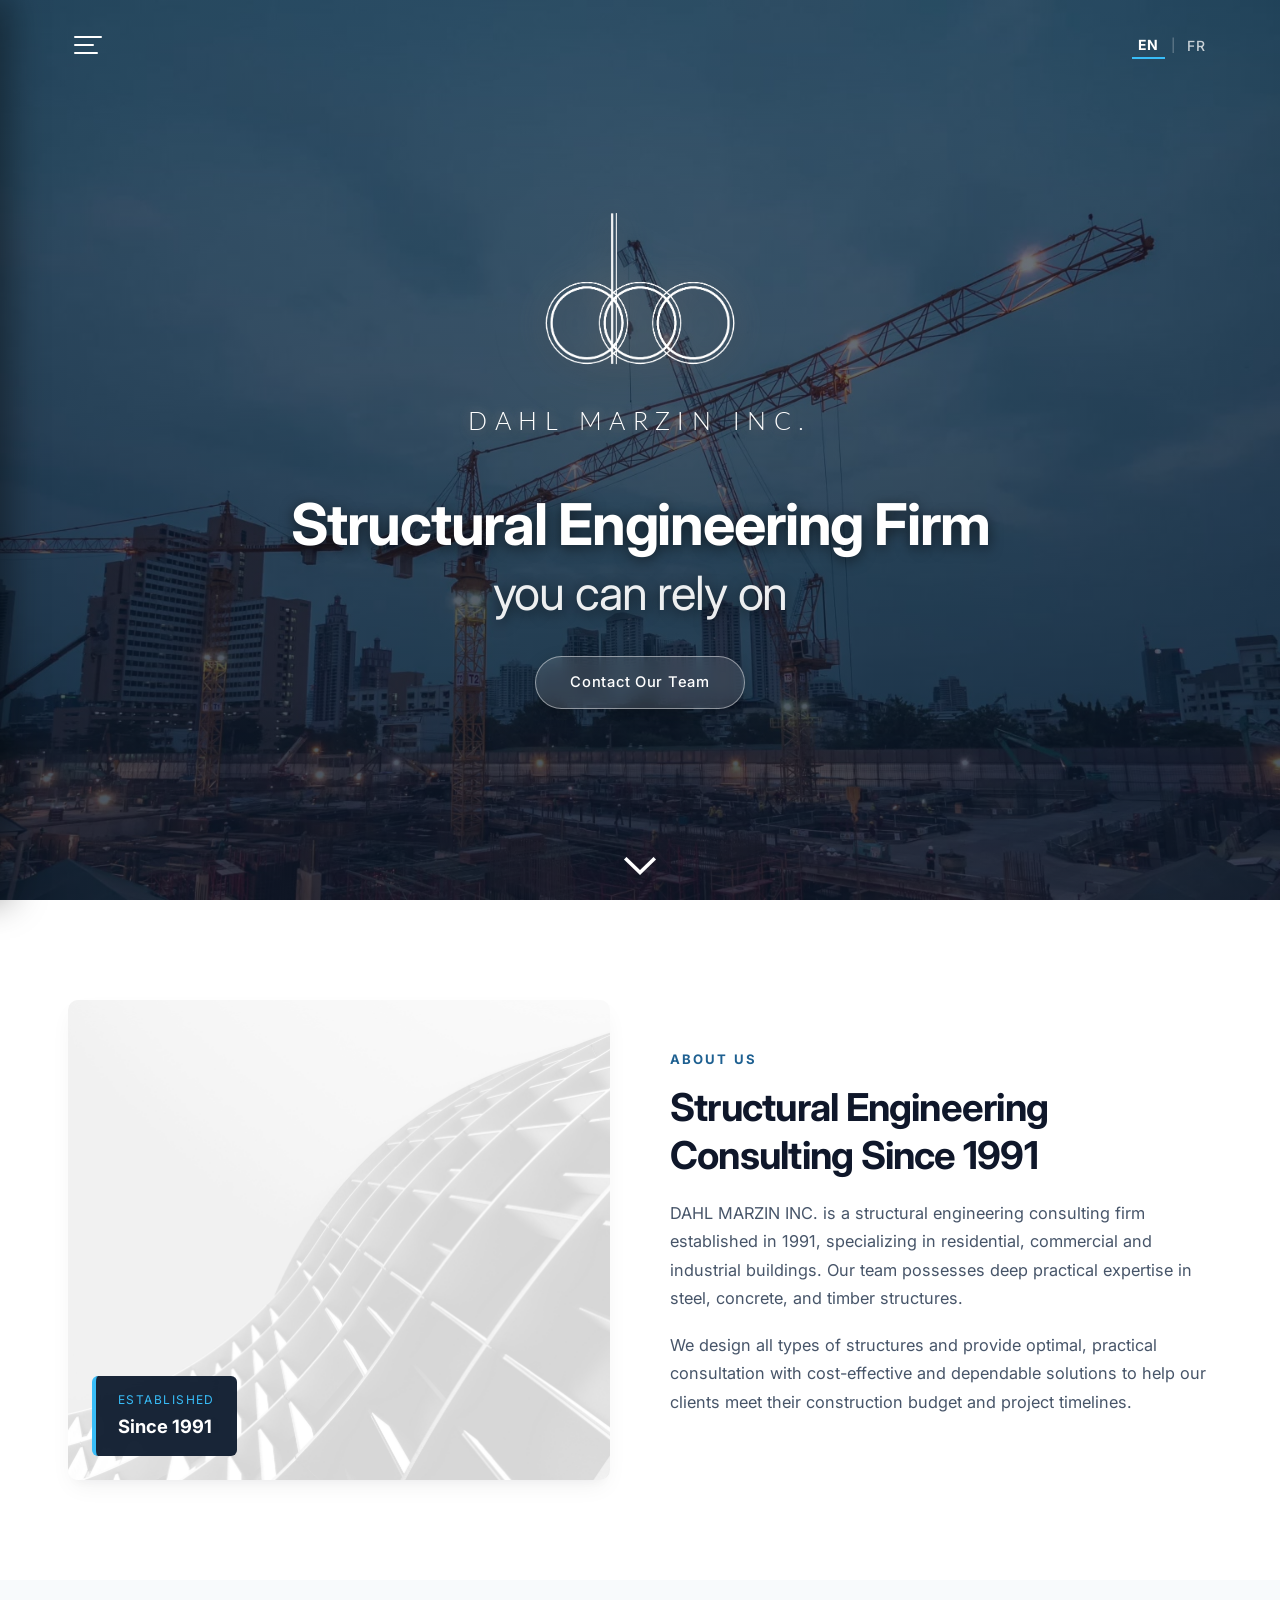
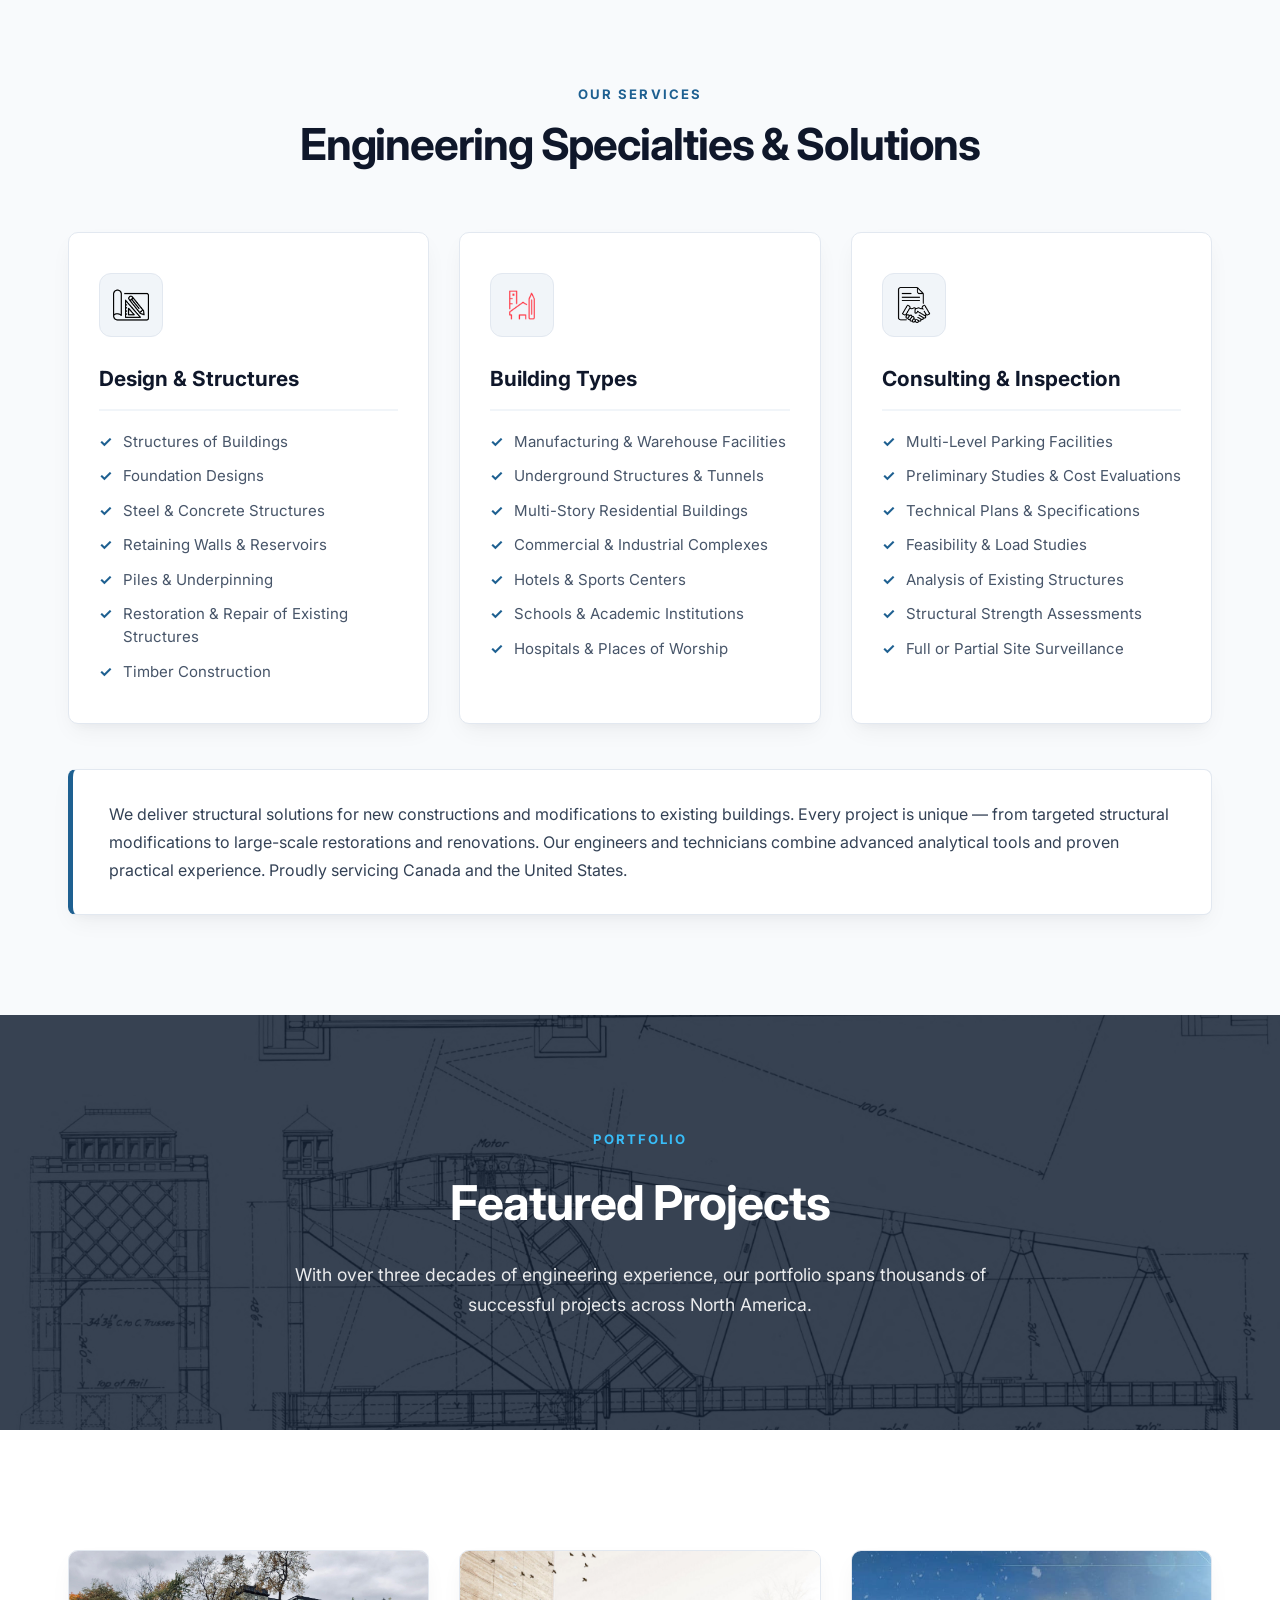
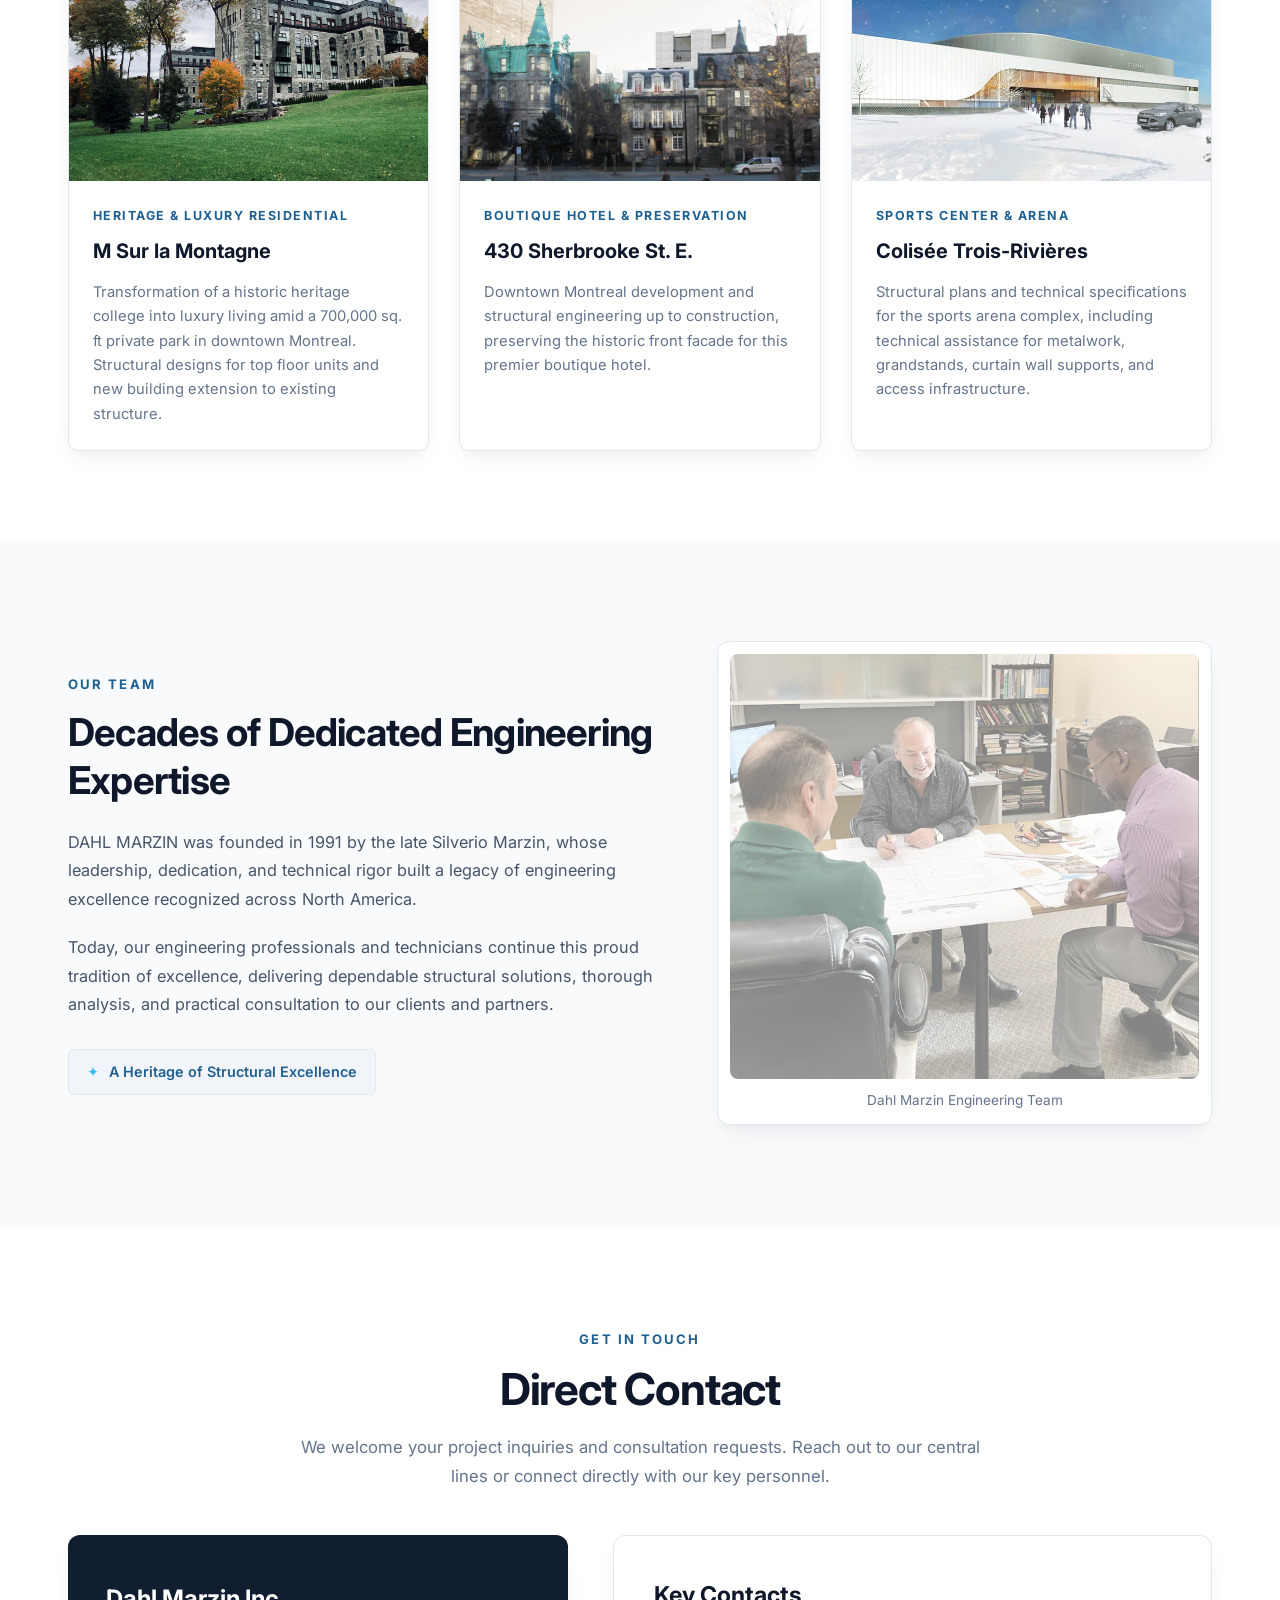
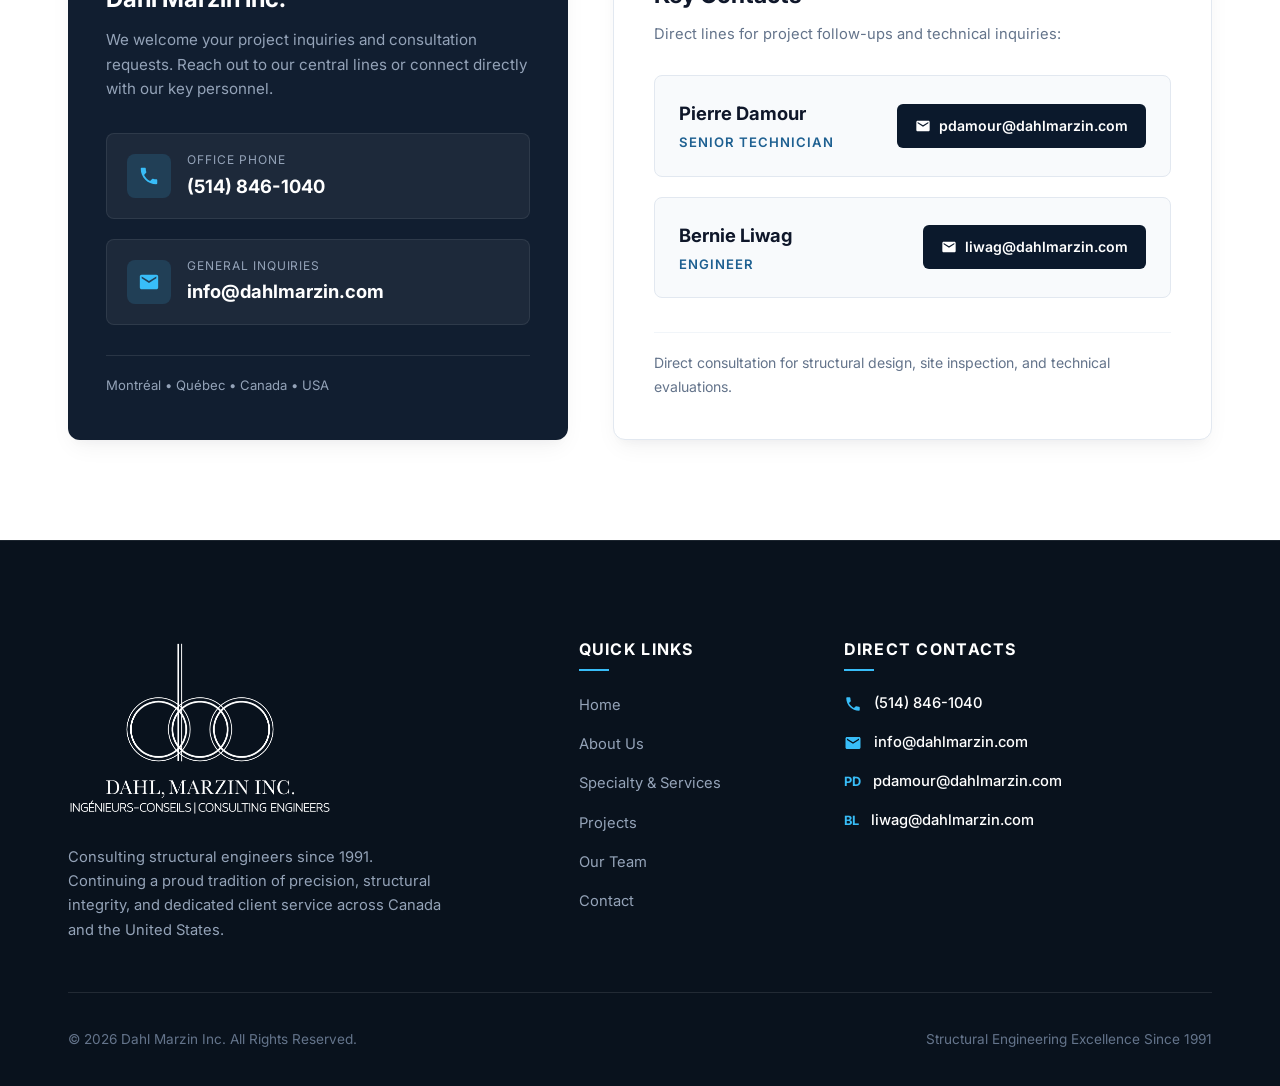
<file: index.html>
<!DOCTYPE html>
<html lang="en">
<head>
  <!-- Google tag (gtag.js) -->
  <script async src="https://www.googletagmanager.com/gtag/js?id=G-TCXVJK3QX6"></script>
  <script>
    window.dataLayer = window.dataLayer || [];
    function gtag(){dataLayer.push(arguments);}
    gtag('js', new Date());

    gtag('config', 'G-TCXVJK3QX6');
  </script>

  <meta charset="UTF-8">
  <meta name="viewport" content="width=device-width, initial-scale=1.0">
  <title data-i18n="meta_title">Montreal Structural Engineers | Dahl Marzin Inc.</title>
  <meta name="description" content="DAHL MARZIN INC. is a structural engineering consulting firm established in 1991, specializing in residential, commercial and industrial buildings.">
  <link rel="icon" type="image/png" href="assets/images/logo-white.png">

  <!-- Google Fonts: Inter & Lato (including Lato-Light 300) -->
  <link rel="preconnect" href="https://fonts.googleapis.com">
  <link rel="preconnect" href="https://fonts.gstatic.com" crossorigin>
  <link href="https://fonts.googleapis.com/css2?family=Inter:wght@300;400;500;600;700;800&family=Lato:wght@100;300;400;700&display=swap" rel="stylesheet">

  <!-- Custom Stylesheet -->
  <link rel="stylesheet" href="assets/css/style.css">
</head>
<body>

  <!-- ==========================================================================
       Transparent Header (Hamburger on Left, EN | FR on Right)
       ========================================================================== -->
  <header class="site-header" id="siteHeader">
    <div class="container header-container">
      <!-- Minimalist Hamburger (Drawer Trigger) -->
      <button type="button" class="drawer-toggle-btn" id="drawerToggle" aria-label="Open Navigation Menu">
        <span></span>
        <span></span>
        <span></span>
      </button>

      <!-- Language Switcher (EN | FR text-only) -->
      <div class="lang-switch-wrap">
        <button type="button" class="lang-btn active" data-lang="en">EN</button>
        <span class="lang-divider">|</span>
        <button type="button" class="lang-btn" data-lang="fr">FR</button>
      </div>
    </div>
  </header>

  <!-- ==========================================================================
       Slide-out Drawer Navigation
       ========================================================================== -->
  <div class="drawer-overlay" id="drawerOverlay"></div>
  <aside class="nav-drawer" id="navDrawer" aria-label="Main Navigation Drawer">
    <div>
      <button type="button" class="drawer-close-btn" id="drawerClose" aria-label="Close Navigation Menu">✕</button>
      <ul class="drawer-menu">
        <li><a href="#home" class="drawer-link" data-i18n="nav_home">Home</a></li>
        <li><a href="#about" class="drawer-link" data-i18n="nav_about">About Us</a></li>
        <li><a href="#services" class="drawer-link" data-i18n="nav_services">Specialty & Services</a></li>
        <li><a href="#projects" class="drawer-link" data-i18n="nav_projects">Projects</a></li>
        <li><a href="#team" class="drawer-link" data-i18n="nav_team">Our Team</a></li>
        <li><a href="#contact" class="drawer-link" data-i18n="nav_contact">Contact</a></li>
      </ul>
    </div>

    <div class="drawer-footer">
      <p style="margin: 0;">DAHL MARZIN INC.</p>
    </div>
  </aside>

  <!-- ==========================================================================
       Hero Section (Logo Glow, Lato-Light, Extra Spacing, Subtle CTA)
       ========================================================================== -->
  <section class="hero-section" id="home">
    <div class="hero-video-container">
      <video id="heroVideo" class="hero-video" autoplay muted loop playsinline poster="assets/images/hero-poster.jpg">
        <source src="assets/videos/hero-video-720p.mp4" type="video/mp4">
        <source src="assets/videos/hero-video-480p.mp4" type="video/mp4">
      </video>
      <div class="hero-overlay"></div>
    </div>

    <div class="hero-content">
      <!-- White Emblem Logo (Prominent 1.8x, positioned higher, subtle glow) -->
      <img src="assets/images/logo-white.png" alt="Dahl Marzin Inc. Emblem" class="hero-emblem">

      <!-- Company Name in Lato-Light with subtle glow and more space before headline -->
      <h2 class="hero-company-name" data-i18n="hero_company">DAHL MARZIN INC.</h2>

      <!-- Modern Headline in Inter -->
      <h1 class="hero-main-title">
        <span class="line-1" data-i18n="hero_title_2">Structural Engineering Firm</span>
        <span class="line-2" data-i18n="hero_title_3">you can rely on</span>
      </h1>

      <!-- Subtle Ghost/Glass Button -->
      <a href="#contact" class="btn-subtle" data-i18n="hero_btn">Contact Our Team</a>
    </div>

    <!-- Downward Arrow Navigation -->
    <a href="#about" aria-label="Scroll to About Section">
      <img src="assets/images/arrow-down.png" alt="Arrow Down" class="hero-arrow-down">
    </a>
  </section>

  <!-- ==========================================================================
       About Us Section
       ========================================================================== -->
  <section class="section" id="about">
    <div class="container">
      <div class="about-grid">
        <div class="about-image-card">
          <img src="assets/images/about-bg.jpg" alt="Dahl Marzin Architectural Plans">
          <div class="about-badge">
            <span data-i18n="about_badge_sub">Established</span>
            <strong data-i18n="about_badge_main">Since 1991</strong>
          </div>
        </div>

        <div class="about-text">
          <span class="section-tag" data-i18n="about_tag">About Us</span>
          <h2 data-i18n="about_title">Structural Engineering Consulting Since 1991</h2>
          <p data-i18n="about_p1">
            DAHL MARZIN INC. is a structural engineering consulting firm established in 1991, specializing in residential, commercial and industrial buildings. Our team possesses deep practical expertise in steel, concrete, and timber structures.
          </p>
          <p data-i18n="about_p2">
            We design all types of structures and provide optimal, practical consultation with cost-effective and dependable solutions to help our clients meet their construction budget and project timelines.
          </p>
        </div>
      </div>
    </div>
  </section>

  <!-- ==========================================================================
       Specialty & Services Section (Crisp, Modern Cards)
       ========================================================================== -->
  <section class="section section-bg-light" id="services">
    <div class="container">
      <div class="section-header">
        <span class="section-tag" data-i18n="services_tag">Our Services</span>
        <h2 class="section-title" data-i18n="services_title">Engineering Specialties & Solutions</h2>
      </div>

      <div class="services-grid">
        <!-- Card 1 -->
        <div class="service-card">
          <div class="service-icon-wrapper">
            <img src="assets/images/icon-blueprint.png" alt="Design & Structures">
          </div>
          <h3 class="service-card-title" data-i18n="service_card1_title">Design & Structures</h3>
          <ul class="service-list">
            <li data-i18n="service_card1_item1">Structures of Buildings</li>
            <li data-i18n="service_card1_item2">Foundation Designs</li>
            <li data-i18n="service_card1_item3">Steel & Concrete Structures</li>
            <li data-i18n="service_card1_item4">Retaining Walls & Reservoirs</li>
            <li data-i18n="service_card1_item5">Piles & Underpinning</li>
            <li data-i18n="service_card1_item6">Restoration & Repair of Existing Structures</li>
            <li data-i18n="service_card1_item7">Timber Construction</li>
          </ul>
        </div>

        <!-- Card 2 -->
        <div class="service-card">
          <div class="service-icon-wrapper">
            <img src="assets/images/icon-house.png" alt="Building Types">
          </div>
          <h3 class="service-card-title" data-i18n="service_card2_title">Building Types</h3>
          <ul class="service-list">
            <li data-i18n="service_card2_item1">Manufacturing & Warehouse Facilities</li>
            <li data-i18n="service_card2_item2">Underground Structures & Tunnels</li>
            <li data-i18n="service_card2_item3">Multi-Story Residential Buildings</li>
            <li data-i18n="service_card2_item4">Commercial & Industrial Complexes</li>
            <li data-i18n="service_card2_item5">Hotels & Sports Centers</li>
            <li data-i18n="service_card2_item6">Schools & Academic Institutions</li>
            <li data-i18n="service_card2_item7">Hospitals & Places of Worship</li>
          </ul>
        </div>

        <!-- Card 3 -->
        <div class="service-card">
          <div class="service-icon-wrapper">
            <img src="assets/images/icon-contract.png" alt="Consulting & Inspection">
          </div>
          <h3 class="service-card-title" data-i18n="service_card3_title">Consulting & Inspection</h3>
          <ul class="service-list">
            <li data-i18n="service_card3_item1">Multi-Level Parking Facilities</li>
            <li data-i18n="service_card3_item2">Preliminary Studies & Cost Evaluations</li>
            <li data-i18n="service_card3_item3">Technical Plans & Specifications</li>
            <li data-i18n="service_card3_item4">Feasibility & Load Studies</li>
            <li data-i18n="service_card3_item5">Analysis of Existing Structures</li>
            <li data-i18n="service_card3_item6">Structural Strength Assessments</li>
            <li data-i18n="service_card3_item7">Full or Partial Site Surveillance</li>
          </ul>
        </div>
      </div>

      <div class="services-highlight-box">
        <p data-i18n="services_highlight">
          We deliver structural solutions for new constructions and modifications to existing buildings. Every project is unique — from targeted structural modifications to large-scale restorations and renovations. Our engineers and technicians combine advanced analytical tools and proven practical experience. Proudly servicing Canada and the United States.
        </p>
      </div>
    </div>
  </section>

  <!-- ==========================================================================
       Featured Projects Section (Clean 3-Project Grid, No Clutter)
       ========================================================================== -->
  <section class="portfolio-hero" id="projects">
    <div class="portfolio-hero-overlay"></div>
    <div class="container portfolio-hero-content">
      <span class="section-tag" style="color: var(--accent-cyan);" data-i18n="projects_tag">PORTFOLIO</span>
      <h2 data-i18n="projects_title">Featured Projects</h2>
      <p data-i18n="projects_desc">
        With over three decades of engineering experience, our portfolio spans thousands of successful projects across North America.
      </p>
    </div>
  </section>

  <!-- Exactly 3 Projects in 3-Column Grid -->
  <section class="section" style="padding-top: 70px; padding-bottom: 90px;">
    <div class="container">
      <div class="projects-grid-3">
        <!-- Project 1 -->
        <article class="project-card">
          <div class="project-img-wrapper">
            <img src="assets/images/projects/M_SUR_LA_MONTAGNE.jpeg" alt="M Sur la Montagne">
          </div>
          <div class="project-info">
            <span class="project-category" data-i18n="proj1_cat">Heritage & Luxury Residential</span>
            <h3 class="project-title" data-i18n="proj1_title">M Sur la Montagne</h3>
            <p class="project-desc" data-i18n="proj1_desc">
              Transformation of a historic heritage college into luxury living amid a 700,000 sq. ft private park in downtown Montreal. Structural designs for top floor units and new building extension to existing structure.
            </p>
          </div>
        </article>

        <!-- Project 2 -->
        <article class="project-card">
          <div class="project-img-wrapper">
            <img src="assets/images/projects/430_Sherbroke_Est-Main.jpg" alt="430 Sherbrooke St. E.">
          </div>
          <div class="project-info">
            <span class="project-category" data-i18n="proj2_cat">Boutique Hotel & Preservation</span>
            <h3 class="project-title" data-i18n="proj2_title">430 Sherbrooke St. E.</h3>
            <p class="project-desc" data-i18n="proj2_desc">
              Downtown Montreal development and structural engineering up to construction, preserving the historic front facade for this premier boutique hotel.
            </p>
          </div>
        </article>

        <!-- Project 3 -->
        <article class="project-card">
          <div class="project-img-wrapper">
            <img src="assets/images/projects/colisee_b.jpg" alt="Colisée Trois-Rivières">
          </div>
          <div class="project-info">
            <span class="project-category" data-i18n="proj3_cat">Sports Center & Arena</span>
            <h3 class="project-title" data-i18n="proj3_title">Colisée Trois-Rivières</h3>
            <p class="project-desc" data-i18n="proj3_desc">
              Structural plans and technical specifications for the sports arena complex, including technical assistance for metalwork, grandstands, curtain wall supports, and access infrastructure.
            </p>
          </div>
        </article>
      </div>
    </div>
  </section>

  <!-- ==========================================================================
       Our Team Section (Full Square Image on Right, Silverio Uncropped)
       ========================================================================== -->
  <section class="section section-bg-light" id="team">
    <div class="container">
      <div class="team-layout-grid">
        <!-- Left: Story honoring founder and continuing legacy -->
        <div class="team-story-content">
          <span class="section-tag" data-i18n="team_tag">Our Team</span>
          <h2 data-i18n="team_title">Decades of Dedicated Engineering Expertise</h2>
          <p data-i18n="team_desc_1">
            DAHL MARZIN was founded in 1991 by the late Silverio Marzin, whose leadership, dedication, and technical rigor built a legacy of engineering excellence recognized across North America.
          </p>
          <p data-i18n="team_desc_2">
            Today, our engineering professionals and technicians continue this proud tradition of excellence, delivering dependable structural solutions, thorough analysis, and practical consultation to our clients and partners.
          </p>
          <div class="team-legacy-badge">
            <span style="color: var(--accent-cyan);">✦</span>
            <span data-i18n="team_legacy_badge">A Heritage of Structural Excellence</span>
          </div>
        </div>

        <!-- Right: Square photo fully visible (Silverio uncropped) -->
        <div class="team-photo-wrapper">
          <img src="assets/images/team.jpg" alt="Dahl Marzin Engineering Team">
          <div class="team-photo-caption">Dahl Marzin Engineering Team</div>
        </div>
      </div>
    </div>
  </section>

  <!-- ==========================================================================
       Contact Section (Direct Contact Cards: Phone, Email & Key Contacts)
       ========================================================================== -->
  <section class="section" id="contact">
    <div class="container">
      <div class="section-header" style="margin-bottom: 45px;">
        <span class="section-tag" data-i18n="contact_badge">Get in Touch</span>
        <h2 class="section-title" data-i18n="contact_title">Direct Contact</h2>
        <p class="section-desc" data-i18n="contact_desc">
          We welcome your project inquiries and consultation requests. Reach out to our central lines or connect directly with our key personnel.
        </p>
      </div>

      <div class="contact-section-container">
        <!-- Left: Central Office Lines -->
        <div class="central-contact-card">
          <div>
            <h3 style="font-size: 1.5rem; font-weight: 700; margin-bottom: 8px;">Dahl Marzin Inc.</h3>
            <p class="contact-desc" data-i18n="contact_desc">
              We welcome your project inquiries and consultation requests. Reach out to our central lines or connect directly with our key personnel.
            </p>

            <div class="direct-channels-list">
              <!-- Phone -->
              <div class="channel-item">
                <div class="channel-icon">
                  <svg viewBox="0 0 24 24">
                    <path d="M6.62 10.79c1.44 2.83 3.76 5.14 6.59 6.59l2.2-2.2c.27-.27.67-.36 1.02-.24 1.12.37 2.33.57 3.57.57.55 0 1 .45 1 1V20c0 .55-.45 1-1 1-9.39 0-17-7.61-17-17 0-.55.45-1 1-1h3.5c.55 0 1 .45 1 1 0 1.25.2 2.45.57 3.57.11.35.03.74-.25 1.02l-2.2 2.2z"/>
                  </svg>
                </div>
                <div class="channel-details">
                  <span data-i18n="phone_label">Office Phone</span>
                  <a href="tel:5148461040">(514) 846-1040</a>
                </div>
              </div>

              <!-- General Email -->
              <div class="channel-item">
                <div class="channel-icon">
                  <svg viewBox="0 0 24 24">
                    <path d="M20 4H4c-1.1 0-1.99.9-1.99 2L2 18c0 1.1.9 2 2 2h16c1.1 0 2-.9 2-2V6c0-1.1-.9-2-2-2zm0 4l-8 5-8-5V6l8 5 8-5v2z"/>
                  </svg>
                </div>
                <div class="channel-details">
                  <span data-i18n="general_email_label">General Inquiries</span>
                  <a href="mailto:info@dahlmarzin.com">info@dahlmarzin.com</a>
                </div>
              </div>
            </div>
          </div>

          <div style="font-size: 0.82rem; color: var(--text-light); border-top: 1px solid rgba(255, 255, 255, 0.1); padding-top: 18px;">
            Montréal &bull; Québec &bull; Canada &bull; USA
          </div>
        </div>

        <!-- Right: Key Personnel (Pierre Damour & Bernie Liwag) -->
        <div class="personnel-contact-card">
          <div>
            <h3 data-i18n="key_contacts_title">Key Contacts</h3>
            <p class="personnel-sub" data-i18n="key_contacts_sub">Direct lines for project follow-ups and technical inquiries:</p>

            <div class="personnel-grid">
              <!-- Pierre Damour -->
              <div class="person-card">
                <div class="person-info">
                  <h4>Pierre Damour</h4>
                  <span class="person-role" data-i18n="pierre_role">Senior Technician</span>
                </div>
                <a href="mailto:pdamour@dahlmarzin.com" class="person-email-btn">
                  <svg viewBox="0 0 24 24">
                    <path d="M20 4H4c-1.1 0-1.99.9-1.99 2L2 18c0 1.1.9 2 2 2h16c1.1 0 2-.9 2-2V6c0-1.1-.9-2-2-2zm0 4l-8 5-8-5V6l8 5 8-5v2z"/>
                  </svg>
                  <span>pdamour@dahlmarzin.com</span>
                </a>
              </div>

              <!-- Bernie Liwag -->
              <div class="person-card">
                <div class="person-info">
                  <h4>Bernie Liwag</h4>
                  <span class="person-role" data-i18n="bernie_role">Engineer</span>
                </div>
                <a href="mailto:liwag@dahlmarzin.com" class="person-email-btn">
                  <svg viewBox="0 0 24 24">
                    <path d="M20 4H4c-1.1 0-1.99.9-1.99 2L2 18c0 1.1.9 2 2 2h16c1.1 0 2-.9 2-2V6c0-1.1-.9-2-2-2zm0 4l-8 5-8-5V6l8 5 8-5v2z"/>
                  </svg>
                  <span>liwag@dahlmarzin.com</span>
                </a>
              </div>
            </div>
          </div>

          <div style="margin-top: 24px; padding-top: 18px; border-top: 1px solid #f1f5f9; font-size: 0.88rem; color: #64748b;">
            Direct consultation for structural design, site inspection, and technical evaluations.
          </div>
        </div>
      </div>
    </div>
  </section>

  <!-- ==========================================================================
       Footer (Logo Still 1.5x Bigger: 185px Height)
       ========================================================================== -->
  <footer class="site-footer">
    <div class="container">
      <div class="footer-top-grid">
        <!-- Col 1: Brand & Legacy (Logo 185px Height) -->
        <div class="footer-brand">
          <img src="assets/images/logo-footer.png" alt="Dahl Marzin Inc. Logo">
          <p data-i18n="footer_desc">
            Consulting structural engineers since 1991. Continuing a proud tradition of precision, structural integrity, and dedicated client service across Canada and the United States.
          </p>
        </div>

        <!-- Col 2: Quick Links -->
        <div class="footer-col">
          <h4 data-i18n="footer_quick_links">Quick Links</h4>
          <ul class="footer-links-list">
            <li><a href="#home" data-i18n="nav_home">Home</a></li>
            <li><a href="#about" data-i18n="nav_about">About Us</a></li>
            <li><a href="#services" data-i18n="nav_services">Specialty & Services</a></li>
            <li><a href="#projects" data-i18n="nav_projects">Projects</a></li>
            <li><a href="#team" data-i18n="nav_team">Our Team</a></li>
            <li><a href="#contact" data-i18n="nav_contact">Contact</a></li>
          </ul>
        </div>

        <!-- Col 3: Direct Contacts -->
        <div class="footer-col">
          <h4 data-i18n="footer_direct_contact">Direct Contacts</h4>
          <ul class="footer-contacts-list">
            <li class="footer-contact-item">
              <svg viewBox="0 0 24 24">
                <path d="M6.62 10.79c1.44 2.83 3.76 5.14 6.59 6.59l2.2-2.2c.27-.27.67-.36 1.02-.24 1.12.37 2.33.57 3.57.57.55 0 1 .45 1 1V20c0 .55-.45 1-1 1-9.39 0-17-7.61-17-17 0-.55.45-1 1-1h3.5c.55 0 1 .45 1 1 0 1.25.2 2.45.57 3.57.11.35.03.74-.25 1.02l-2.2 2.2z"/>
              </svg>
              <a href="tel:5148461040">(514) 846-1040</a>
            </li>
            <li class="footer-contact-item">
              <svg viewBox="0 0 24 24">
                <path d="M20 4H4c-1.1 0-1.99.9-1.99 2L2 18c0 1.1.9 2 2 2h16c1.1 0 2-.9 2-2V6c0-1.1-.9-2-2-2zm0 4l-8 5-8-5V6l8 5 8-5v2z"/>
              </svg>
              <a href="mailto:info@dahlmarzin.com">info@dahlmarzin.com</a>
            </li>
            <li class="footer-contact-item">
              <span style="color: var(--accent-cyan); font-size: 0.8rem; font-weight: 700;">PD</span>
              <a href="mailto:pdamour@dahlmarzin.com">pdamour@dahlmarzin.com</a>
            </li>
            <li class="footer-contact-item">
              <span style="color: var(--accent-cyan); font-size: 0.8rem; font-weight: 700;">BL</span>
              <a href="mailto:liwag@dahlmarzin.com">liwag@dahlmarzin.com</a>
            </li>
          </ul>
        </div>
      </div>

      <div class="footer-bottom-bar">
        <p data-i18n="footer_copyright">© 2026 Dahl Marzin Inc. All Rights Reserved.</p>
        <p>Structural Engineering Excellence Since 1991</p>
      </div>
    </div>
  </footer>

  <!-- Scripts -->
  <script src="assets/js/lang.js"></script>
  <script src="assets/js/main.js"></script>
</body>
</html>
</file>
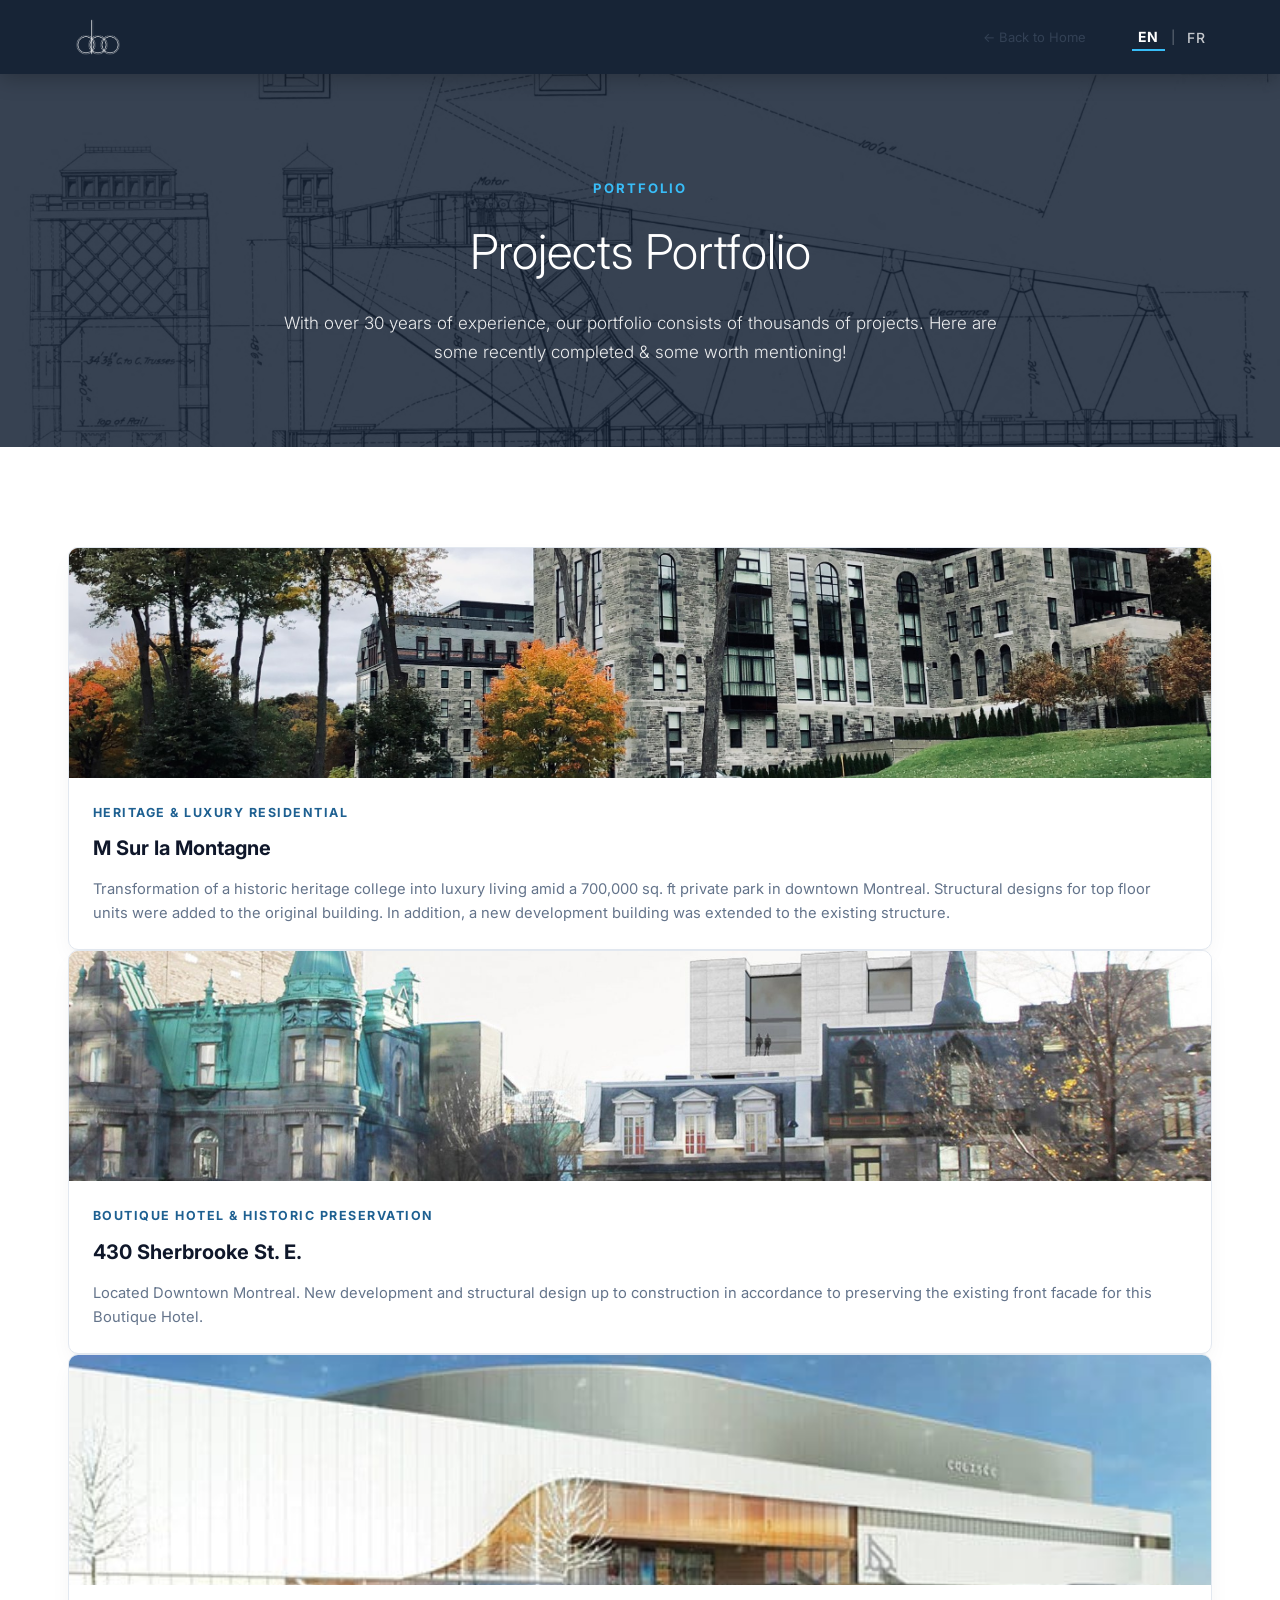
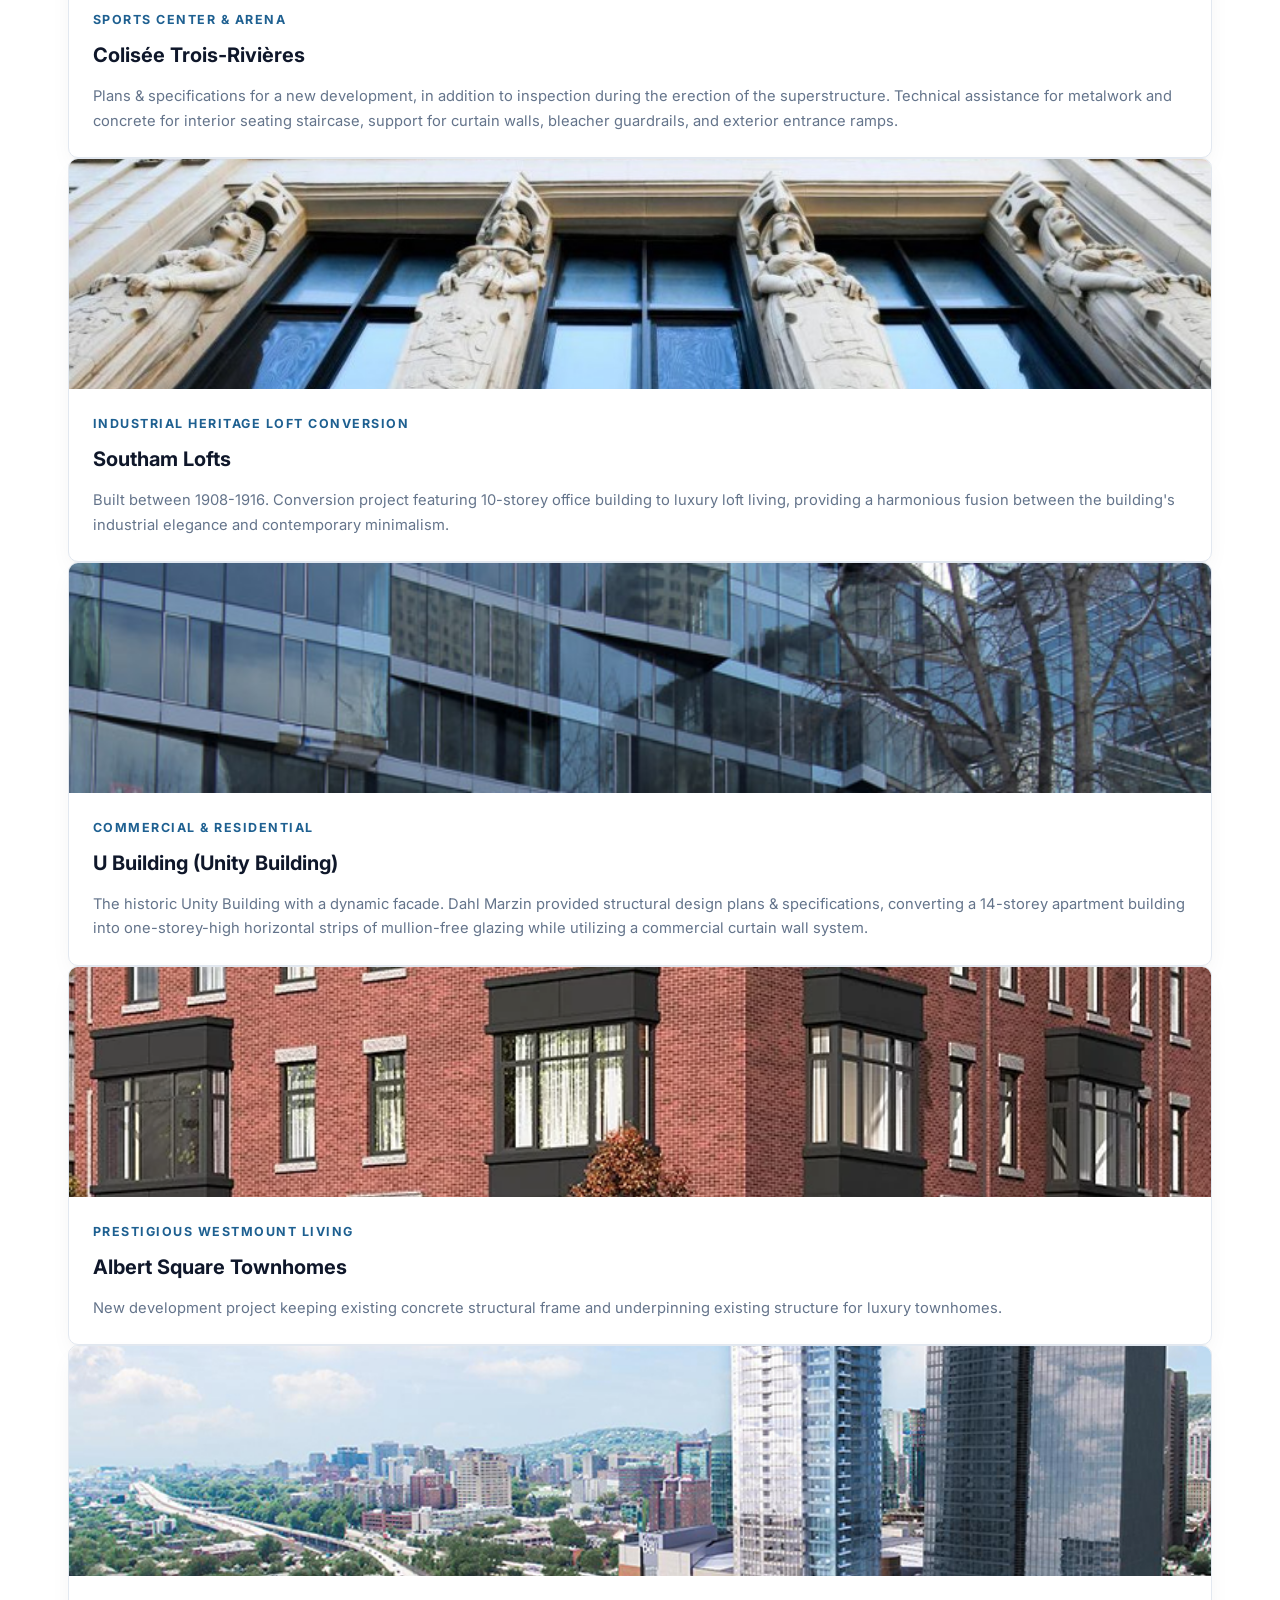
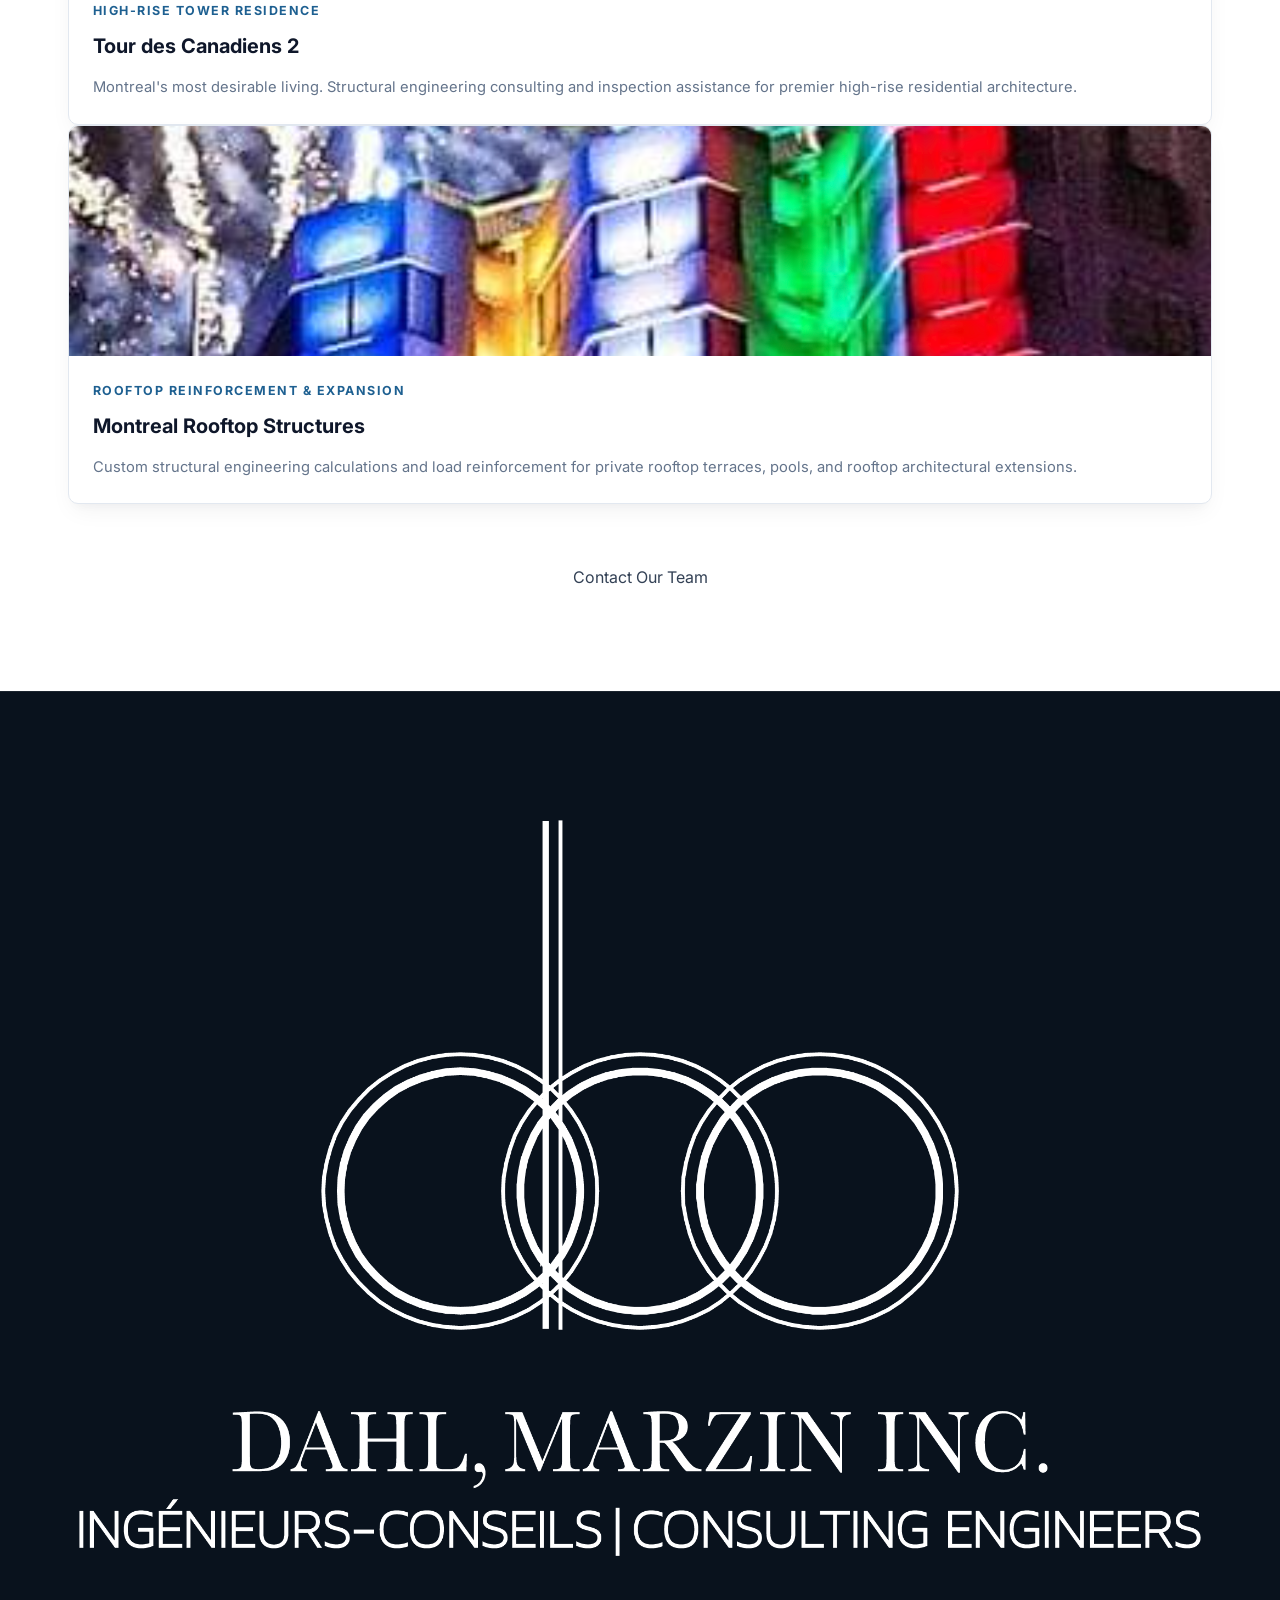
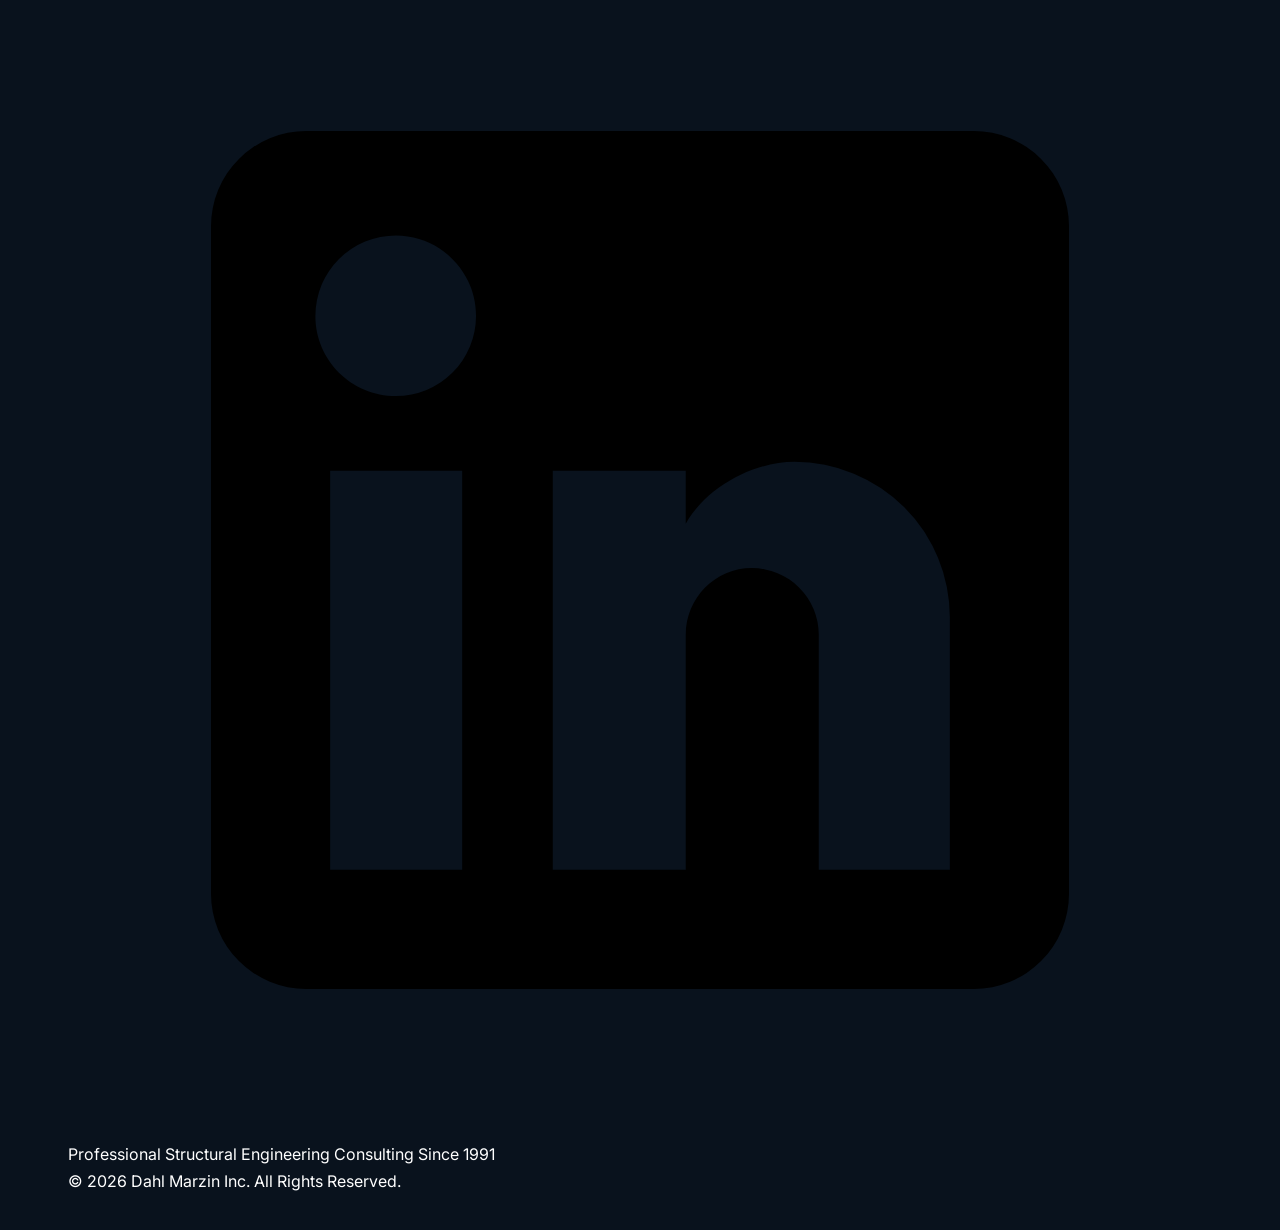
<file: projects.html>
<!DOCTYPE html>
<html lang="en">
<head>
  <!-- Google tag (gtag.js) -->
  <script async src="https://www.googletagmanager.com/gtag/js?id=G-TCXVJK3QX6"></script>
  <script>
    window.dataLayer = window.dataLayer || [];
    function gtag(){dataLayer.push(arguments);}
    gtag('js', new Date());

    gtag('config', 'G-TCXVJK3QX6');
  </script>

  <meta charset="UTF-8">
  <meta name="viewport" content="width=device-width, initial-scale=1.0">
  <title>Portfolio | Dahl Marzin Inc.</title>
  <meta name="description" content="Explore structural engineering projects by Dahl Marzin Inc. With over 30 years of experience in residential, commercial and heritage structures.">
  <link rel="icon" type="image/png" href="assets/images/logo-white.png">

  <!-- Google Fonts: Cormorant Garamond, Maitree & Lato -->
  <link rel="preconnect" href="https://fonts.googleapis.com">
  <link rel="preconnect" href="https://fonts.gstatic.com" crossorigin>
  <link href="https://fonts.googleapis.com/css2?family=Cormorant+Garamond:ital,wght@0,300;0,400;0,500;0,600;1,300;1,400&family=Lato:ital,wght@0,300;0,400;0,700;1,300;1,400&family=Maitree:wght@300;400;500;600;700&display=swap" rel="stylesheet">

  <!-- Stylesheet -->
  <link rel="stylesheet" href="assets/css/style.css">
</head>
<body>

  <!-- Header -->
  <header class="site-header scrolled" style="position: sticky;">
    <div class="container header-container">
      <a href="index.html" class="brand-logo" aria-label="Dahl Marzin Inc.">
        <img src="assets/images/logo-white.png" alt="Dahl Marzin Inc. Logo" style="height: 44px; width: auto;">
      </a>

      <div style="display: flex; align-items: center; gap: 24px;">
        <a href="index.html" class="btn-pill btn-pill-navy" style="padding: 8px 22px; font-size: 13px;" data-i18n="projects_back_btn">← Back to Home</a>
        
        <!-- Language Switcher (EN | FR matching original) -->
        <div class="lang-switch-wrap">
          <button type="button" class="lang-btn active" data-lang="en">EN</button>
          <span class="lang-divider">|</span>
          <button type="button" class="lang-btn" data-lang="fr">FR</button>
        </div>
      </div>
    </div>
  </header>

  <!-- Projects Hero Banner -->
  <section class="portfolio-hero" style="padding: 100px 0 80px;">
    <div class="portfolio-hero-overlay"></div>
    <div class="container portfolio-hero-content">
      <span class="section-tag" style="color: #38bdf8;" data-i18n="portfolio_tag">PORTFOLIO</span>
      <h1 data-i18n="projects_page_title" style="font-family: var(--font-serif); font-size: clamp(34px, 4.5vw, 48px); font-weight: 300; margin-bottom: 16px;">Projects Portfolio</h1>
      <p data-i18n="portfolio_desc" style="max-width: 780px; margin: 0 auto; font-family: var(--font-sans); font-weight: 300; font-size: 17px;">
        With over 30 years of experience, our portfolio consists of thousands of projects. Here are some recently completed & some worth mentioning!
      </p>
    </div>
  </section>

  <!-- Projects Grid -->
  <main class="section">
    <div class="container">
      <div class="projects-grid" id="projectsGrid">
        <!-- Project 1 -->
        <article class="project-card">
          <div class="project-img-wrapper">
            <img src="assets/images/projects/M_SUR_LA_MONTAGNE.jpeg" alt="M Sur la Montagne">
          </div>
          <div class="project-info">
            <span class="project-category" data-i18n="proj1_cat">Heritage & Luxury Residential</span>
            <h2 class="project-title">M Sur la Montagne</h2>
            <p class="project-desc" data-i18n="proj1_desc">
              Transformation of a historic heritage college into luxury living amid a 700,000 sq. ft private park in downtown Montreal. Structural designs for top floor units were added to the original building. In addition, a new development building was extended to the existing structure.
            </p>
          </div>
        </article>

        <!-- Project 2 -->
        <article class="project-card">
          <div class="project-img-wrapper">
            <img src="assets/images/projects/430_Sherbroke_Est-Main.jpg" alt="430 Sherbrooke St. E.">
          </div>
          <div class="project-info">
            <span class="project-category" data-i18n="proj2_cat">Boutique Hotel & Historic Preservation</span>
            <h2 class="project-title">430 Sherbrooke St. E.</h2>
            <p class="project-desc" data-i18n="proj2_desc">
              Located Downtown Montreal. New development and structural design up to construction in accordance to preserving the existing front facade for this Boutique Hotel.
            </p>
          </div>
        </article>

        <!-- Project 3 -->
        <article class="project-card">
          <div class="project-img-wrapper">
            <img src="assets/images/projects/colisee_b.jpg" alt="Colisée Trois-Rivières">
          </div>
          <div class="project-info">
            <span class="project-category" data-i18n="proj3_cat">Sports Center & Arena</span>
            <h2 class="project-title">Colisée Trois-Rivières</h2>
            <p class="project-desc" data-i18n="proj3_desc">
              Plans & specifications for a new development, in addition to inspection during the erection of the superstructure. Technical assistance for metalwork and concrete for interior seating staircase, support for curtain walls, bleacher guardrails, and exterior entrance ramps.
            </p>
          </div>
        </article>

        <!-- Project 4 -->
        <article class="project-card">
          <div class="project-img-wrapper">
            <img src="assets/images/projects/SOUTHAM_LOFTS.jpg" alt="Southam Lofts">
          </div>
          <div class="project-info">
            <span class="project-category" data-i18n="proj4_cat">Industrial Heritage Loft Conversion</span>
            <h2 class="project-title">Southam Lofts</h2>
            <p class="project-desc" data-i18n="proj4_desc">
              Built between 1908-1916. Conversion project featuring 10-storey office building to luxury loft living, providing a harmonious fusion between the building's industrial elegance and contemporary minimalism.
            </p>
          </div>
        </article>

        <!-- Project 5 -->
        <article class="project-card">
          <div class="project-img-wrapper">
            <img src="assets/images/projects/U_BUILDING.jpg" alt="U Building">
          </div>
          <div class="project-info">
            <span class="project-category" data-i18n="proj5_cat">Commercial & Residential</span>
            <h2 class="project-title">U Building (Unity Building)</h2>
            <p class="project-desc" data-i18n="proj5_desc">
              The historic Unity Building with a dynamic facade. Dahl Marzin provided structural design plans & specifications, converting a 14-storey apartment building into one-storey-high horizontal strips of mullion-free glazing while utilizing a commercial curtain wall system.
            </p>
          </div>
        </article>

        <!-- Project 6 -->
        <article class="project-card">
          <div class="project-img-wrapper">
            <img src="assets/images/projects/ALBERT_SQUARE-2-main.png" alt="Albert Square Townhomes">
          </div>
          <div class="project-info">
            <span class="project-category" data-i18n="proj6_cat">Prestigious Westmount Living</span>
            <h2 class="project-title">Albert Square Townhomes</h2>
            <p class="project-desc" data-i18n="proj6_desc">
              New development project keeping existing concrete structural frame and underpinning existing structure for luxury townhomes.
            </p>
          </div>
        </article>

        <!-- Project 7 -->
        <article class="project-card">
          <div class="project-img-wrapper">
            <img src="assets/images/projects/Tour_de_Canadiens_2.jpeg" alt="Tour des Canadiens 2">
          </div>
          <div class="project-info">
            <span class="project-category" data-i18n="proj7_cat">High-Rise Tower Residence</span>
            <h2 class="project-title">Tour des Canadiens 2</h2>
            <p class="project-desc" data-i18n="proj7_desc">
              Montreal's most desirable living. Structural engineering consulting and inspection assistance for premier high-rise residential architecture.
            </p>
          </div>
        </article>

        <!-- Project 8 -->
        <article class="project-card">
          <div class="project-img-wrapper">
            <img src="assets/images/projects/Structural_Engineering_for_Montreal_Rooftop.png" alt="Montreal Rooftop Engineering">
          </div>
          <div class="project-info">
            <span class="project-category" data-i18n="proj8_cat">Rooftop Reinforcement & Expansion</span>
            <h2 class="project-title">Montreal Rooftop Structures</h2>
            <p class="project-desc" data-i18n="proj8_desc">
              Custom structural engineering calculations and load reinforcement for private rooftop terraces, pools, and rooftop architectural extensions.
            </p>
          </div>
        </article>
      </div>

      <div style="text-align: center; margin-top: 60px;">
        <a href="index.html#contact" class="btn-pill btn-pill-navy" style="padding: 16px 40px;" data-i18n="hero_btn">Tell Us About Your Project</a>
      </div>
    </div>
  </main>

  <!-- Footer -->
  <footer class="site-footer">
    <div class="container">
      <div class="footer-top">
        <div class="footer-logo">
          <img src="assets/images/logo-footer.png" alt="Dahl Marzin Inc. White Logo">
        </div>
        <div class="footer-socials">
          <a href="https://www.linkedin.com/in/silverio-marzin-75287730/" target="_blank" rel="noopener noreferrer" class="social-link" aria-label="Dahl Marzin on LinkedIn">
            <svg viewBox="0 0 24 24">
              <path d="M19 3a2 2 0 0 1 2 2v14a2 2 0 0 1-2 2H5a2 2 0 0 1-2-2V5a2 2 0 0 1 2-2h14m-.5 15.5v-5.3a3.26 3.26 0 0 0-3.26-3.26c-.85 0-1.84.52-2.28 1.3v-1.11h-2.79v8.37h2.79v-4.93c0-.77.62-1.4 1.39-1.4a1.4 1.4 0 0 1 1.4 1.4v4.93h2.75M6.88 8.56a1.68 1.68 0 0 0 1.68-1.68c0-.93-.75-1.69-1.68-1.69a1.69 1.69 0 0 0-1.69 1.69c0 .93.76 1.68 1.69 1.68m1.39 9.94v-8.37H5.5v8.37h2.77z"/>
            </svg>
          </a>
        </div>
      </div>
      <div class="footer-bottom">
        <p data-i18n="footer_tagline">Professional Structural Engineering Consulting Since 1991</p>
        <p data-i18n="footer_copyright">© 2026 Dahl Marzin Inc. All Rights Reserved.</p>
      </div>
    </div>
  </footer>

  <!-- Scripts -->
  <script src="assets/js/lang.js"></script>
  <script>
    const extraEN = {
      projects_page_title: "Projects Portfolio",
      projects_back_btn: "← Back to Home",
      proj1_cat: "Heritage & Luxury Residential",
      proj1_desc: "Transformation of a historic heritage college into luxury living amid a 700,000 sq. ft private park in downtown Montreal. Structural designs for top floor units were added to the original building. In addition, a new development building was extended to the existing structure.",
      proj2_cat: "Boutique Hotel & Historic Preservation",
      proj2_desc: "Located Downtown Montreal. New development and structural design up to construction in accordance to preserving the existing front facade for this Boutique Hotel.",
      proj3_cat: "Sports Center & Arena",
      proj3_desc: "Plans & specifications for a new development, in addition to inspection during the erection of the superstructure. Technical assistance for metalwork and concrete for interior seating staircase, support for curtain walls, bleacher guardrails, and exterior entrance ramps.",
      proj4_cat: "Industrial Heritage Loft Conversion",
      proj4_desc: "Built between 1908-1916. Conversion project featuring 10-storey office building to luxury loft living, providing a harmonious fusion between the building's industrial elegance and contemporary minimalism.",
      proj5_cat: "Commercial & Residential",
      proj5_desc: "The historic Unity Building with a dynamic facade. Dahl Marzin provided structural design plans & specifications, converting a 14-storey apartment building into one-storey-high horizontal strips of mullion-free glazing while utilizing a commercial curtain wall system.",
      proj6_cat: "Prestigious Westmount Living",
      proj6_desc: "New development project keeping existing concrete structural frame and underpinning existing structure for luxury townhomes.",
      proj7_cat: "High-Rise Tower Residence",
      proj7_desc: "Montreal's most desirable living. Structural engineering consulting and inspection assistance for premier high-rise residential architecture.",
      proj8_cat: "Rooftop Reinforcement & Expansion",
      proj8_desc: "Custom structural engineering calculations and load reinforcement for private rooftop terraces, pools, and rooftop architectural extensions."
    };

    const extraFR = {
      projects_page_title: "Portfolio de Projets",
      projects_back_btn: "← Retour à l'accueil",
      proj1_cat: "Patrimoine & Résidentiel de Luxe",
      proj1_desc: "Transformation d'un collège patrimonial en résidences haut de gamme au cœur d'un parc privé de 700 000 pi² à Montréal. Conception structurale pour les unités de toit et agrandissement structural de l'immeuble existant.",
      proj2_cat: "Hôtel Boutique & Préservation Historique",
      proj2_desc: "Au centre-ville de Montréal. Nouveau développement et conception structurale jusqu'à la construction, en préservant la façade existante pour cet hôtel boutique.",
      proj3_cat: "Centre Sportif & Aréna",
      proj3_desc: "Plans et devis d'un nouveau complexe sportif et inspection lors du montage de la superstructure. Assistance technique métaux et béton pour gradins, murs rideaux, rampes extérieures et escaliers.",
      proj4_cat: "Reconversion Industrielle en Lofts",
      proj4_desc: "Bâti entre 1908 et 1916. Projet de conversion d'un immeuble de bureaux de 10 étages en lofts résidentiels haut de gamme, mariant authenticité industrielle et minimalisme contemporain.",
      proj5_cat: "Commercial & Résidentiel",
      proj5_desc: "L'édifice historique Unity avec façade dynamique. Dahl Marzin a fourni les plans structuraux et devis pour transformer cet édifice de 14 étages avec système de murs-rideaux commerciaux.",
      proj6_cat: "Prestigieux Projet Westmount",
      proj6_desc: "Projet de développement neuf préservant la charpente en béton existante et reprise en sous-œuvre de la structure existante pour maisons de ville.",
      proj7_cat: "Tour Résidentielle de Grande Hauteur",
      proj7_desc: "L'une des adresses les plus prisées de Montréal. Consultation technique en génie des structures et inspection pour tour résidentielle.",
      proj8_cat: "Aménagement & Renforcement Toit-Terrasse",
      proj8_desc: "Calculs d'ingénierie structurale et renforcement de charges pour terrasses sur toit, piscines et agrandissements architecturaux à Montréal."
    };

    Object.assign(TRANSLATIONS.en, extraEN);
    Object.assign(TRANSLATIONS.fr, extraFR);
    setLanguage(currentLang);
  </script>
</body>
</html>
</file>
<file: assets/css/style.css>
/* ==========================================================================
   DAHL MARZIN INC. - Modern Engineering Responsive Stylesheet
   Fonts: Inter (Modern UI & Headings) & Lato-Light ("DAHL MARZIN INC.")
   ========================================================================== */

@import url('https://fonts.googleapis.com/css2?family=Inter:wght@300;400;500;600;700;800&family=Lato:wght@100;300;400;700&display=swap');

:root {
  --primary-navy: #0b192c;
  --primary-dark: #070f1e;
  --slate-dark: #111e30;
  --slate-card: #162438;
  --accent-blue: #1e6091;
  --accent-cyan: #38bdf8;
  --accent-light: #2563eb;
  --drawer-bg: #2d4059;
  
  --text-main: #334155;
  --text-heading: #0f172a;
  --text-muted: #64748b;
  --text-light: #94a3b8;
  --text-white: #ffffff;
  
  --bg-light: #f8fafc;
  --bg-white: #ffffff;
  --bg-card: #ffffff;
  --card-border: #e2e8f0;
  --card-shadow: 0 10px 25px -5px rgba(15, 23, 42, 0.06), 0 8px 10px -6px rgba(15, 23, 42, 0.03);
  --card-shadow-hover: 0 20px 30px -10px rgba(15, 23, 42, 0.12);
  
  --font-main: 'Inter', system-ui, -apple-system, BlinkMacSystemFont, 'Segoe UI', Roboto, sans-serif;
  --font-lato: 'Lato', sans-serif;
  --transition-smooth: all 0.3s cubic-bezier(0.4, 0, 0.2, 1);
}

* {
  margin: 0;
  padding: 0;
  box-sizing: border-box;
}

html {
  scroll-behavior: smooth;
  font-size: 16px;
}

body {
  font-family: var(--font-main);
  color: var(--text-main);
  background-color: var(--bg-white);
  line-height: 1.7;
  font-weight: 400;
  -webkit-font-smoothing: antialiased;
  -moz-osx-font-smoothing: grayscale;
  overflow-x: hidden;
}

a {
  color: inherit;
  text-decoration: none;
  transition: var(--transition-smooth);
}

img {
  max-width: 100%;
  height: auto;
  display: block;
}

button {
  font-family: inherit;
  cursor: pointer;
  border: none;
  outline: none;
  background: transparent;
}

.container {
  width: 100%;
  max-width: 1200px;
  margin: 0 auto;
  padding: 0 28px;
}

/* ==========================================================================
   Header & Top Transparent Bar
   ========================================================================== */
.site-header {
  position: absolute;
  top: 0;
  left: 0;
  width: 100%;
  height: 90px;
  z-index: 100;
  display: flex;
  align-items: center;
  background: transparent;
  transition: background-color 0.4s ease, backdrop-filter 0.4s ease, box-shadow 0.4s ease, height 0.4s ease;
}

.site-header.scrolled {
  position: fixed;
  height: 74px;
  background: rgba(11, 25, 44, 0.95);
  backdrop-filter: blur(12px);
  -webkit-backdrop-filter: blur(12px);
  box-shadow: 0 4px 20px rgba(0, 0, 0, 0.25);
}

.header-container {
  display: flex;
  align-items: center;
  justify-content: space-between;
  width: 100%;
}

/* Minimalist Hamburger Button */
.drawer-toggle-btn {
  display: flex;
  flex-direction: column;
  justify-content: center;
  align-items: flex-start;
  gap: 6px;
  width: 40px;
  height: 40px;
  padding: 6px;
  cursor: pointer;
  z-index: 101;
}

.drawer-toggle-btn span {
  display: block;
  height: 2px;
  background-color: #ffffff;
  border-radius: 1px;
  transition: var(--transition-smooth);
}

.drawer-toggle-btn span:nth-child(1) { width: 28px; }
.drawer-toggle-btn span:nth-child(2) { width: 20px; }
.drawer-toggle-btn span:nth-child(3) { width: 24px; }

.drawer-toggle-btn:hover span {
  width: 28px;
}

/* Language Switcher (EN | FR) */
.lang-switch-wrap {
  display: flex;
  align-items: center;
  gap: 6px;
}

.lang-btn {
  color: rgba(255, 255, 255, 0.75);
  font-family: var(--font-main);
  font-size: 14px;
  font-weight: 500;
  letter-spacing: 0.06em;
  text-transform: uppercase;
  padding: 4px 6px;
  transition: var(--transition-smooth);
}

.lang-btn:hover {
  color: #ffffff;
}

.lang-btn.active {
  color: #ffffff;
  font-weight: 700;
  border-bottom: 2px solid var(--accent-cyan);
}

.lang-divider {
  color: rgba(255, 255, 255, 0.35);
  font-size: 13px;
  user-select: none;
}

/* ==========================================================================
   Slide-out Drawer Navigation
   ========================================================================== */
.nav-drawer {
  position: fixed;
  top: 0;
  left: 0;
  width: 360px;
  max-width: 85vw;
  height: 100vh;
  background: var(--drawer-bg);
  box-shadow: 10px 0 35px rgba(0, 0, 0, 0.4);
  z-index: 200;
  padding: 60px 44px;
  display: flex;
  flex-direction: column;
  justify-content: space-between;
  transform: translateX(-100%);
  transition: transform 0.4s cubic-bezier(0.16, 1, 0.3, 1);
}

.nav-drawer.open {
  transform: translateX(0);
}

.drawer-overlay {
  position: fixed;
  top: 0;
  left: 0;
  width: 100%;
  height: 100vh;
  background: rgba(0, 0, 0, 0.65);
  backdrop-filter: blur(4px);
  z-index: 190;
  opacity: 0;
  pointer-events: none;
  transition: opacity 0.35s ease;
}

.drawer-overlay.active {
  opacity: 1;
  pointer-events: auto;
}

.drawer-close-btn {
  position: absolute;
  top: 24px;
  right: 24px;
  color: rgba(255, 255, 255, 0.85);
  font-size: 26px;
  line-height: 1;
  padding: 8px;
  transition: var(--transition-smooth);
}

.drawer-close-btn:hover {
  color: #ffffff;
  transform: rotate(90deg);
}

.drawer-menu {
  list-style: none;
  display: flex;
  flex-direction: column;
  gap: 22px;
  margin-top: 40px;
}

.drawer-link {
  color: #ffffff;
  font-family: var(--font-main);
  font-size: 1.25rem;
  font-weight: 500;
  letter-spacing: 0.03em;
  display: inline-block;
  position: relative;
  transition: var(--transition-smooth);
}

.drawer-link:hover {
  color: var(--accent-cyan);
  transform: translateX(6px);
}

.drawer-footer {
  padding-top: 24px;
  border-top: 1px solid rgba(255, 255, 255, 0.15);
  color: rgba(255, 255, 255, 0.7);
  font-size: 0.85rem;
}

/* ==========================================================================
   Hero Section (Logo Glow, Lato-Light, Extra Spacing, Subtle CTA)
   ========================================================================== */
.hero-section {
  position: relative;
  min-height: 100vh;
  width: 100%;
  display: flex;
  flex-direction: column;
  align-items: center;
  justify-content: center;
  text-align: center;
  color: #ffffff;
  overflow: hidden;
  padding: 10vh 24px 7vh;
}

.hero-video-container {
  position: absolute;
  top: 0;
  left: 0;
  width: 100%;
  height: 100%;
  z-index: 1;
}

.hero-video {
  width: 100%;
  height: 100%;
  object-fit: cover;
  object-position: center;
}

.hero-overlay {
  position: absolute;
  top: 0;
  left: 0;
  width: 100%;
  height: 100%;
  background: linear-gradient(180deg, rgba(7, 15, 30, 0.55) 0%, rgba(11, 25, 44, 0.75) 100%);
  z-index: 2;
}

.hero-content {
  position: relative;
  z-index: 3;
  width: 100%;
  max-width: 920px;
  margin: 0 auto;
  margin-top: -3vh; /* Sits gracefully higher in the frame */
  display: flex;
  flex-direction: column;
  align-items: center;
}

/* White Emblem Logo with subtle luminous glow */
.hero-emblem {
  width: min(266px, 60vw);
  height: auto;
  object-fit: contain;
  margin-bottom: 14px;
  filter: drop-shadow(0 0 16px rgba(255, 255, 255, 0.42)) drop-shadow(0 0 32px rgba(255, 255, 255, 0.18)) drop-shadow(0 4px 14px rgba(0, 0, 0, 0.65));
}

/* Company Name in Lato-Light with subtle glow and expanded spacing to headline */
.hero-company-name {
  font-family: var(--font-lato);
  font-size: clamp(1.25rem, 2.2vw, 1.55rem);
  font-weight: 300; /* Lato-Light */
  letter-spacing: 0.3em;
  text-transform: uppercase;
  color: #ffffff;
  margin-bottom: 48px; /* Generous space before "Structural engineering..." */
  text-shadow: 0 0 12px rgba(255, 255, 255, 0.55), 0 0 24px rgba(255, 255, 255, 0.22), 0 2px 10px rgba(0, 0, 0, 0.8);
}

/* Modern Headline in Inter */
.hero-main-title {
  font-family: var(--font-main);
  font-weight: 700;
  font-size: clamp(2.2rem, 4.5vw, 3.6rem);
  line-height: 1.2;
  letter-spacing: -0.02em;
  color: #ffffff;
  margin-bottom: 34px;
  text-shadow: 0 3px 14px rgba(0, 0, 0, 0.6);
}

.hero-main-title span {
  display: block;
}

.hero-main-title .line-2 {
  font-weight: 400;
  font-size: 0.82em;
  color: rgba(255, 255, 255, 0.92);
  margin-top: 6px;
}

/* Subtle Glass/Ghost CTA Button */
.btn-subtle {
  display: inline-block;
  background: rgba(255, 255, 255, 0.12);
  border: 1px solid rgba(255, 255, 255, 0.45);
  color: #ffffff;
  backdrop-filter: blur(8px);
  -webkit-backdrop-filter: blur(8px);
  font-family: var(--font-main);
  font-size: 0.92rem;
  font-weight: 500;
  letter-spacing: 0.05em;
  padding: 13px 34px;
  border-radius: 30px;
  box-shadow: 0 4px 16px rgba(0, 0, 0, 0.2);
  transition: var(--transition-smooth);
}

.btn-subtle:hover {
  background: rgba(255, 255, 255, 0.24);
  border-color: #ffffff;
  color: #ffffff;
  transform: translateY(-2px);
  box-shadow: 0 8px 22px rgba(0, 0, 0, 0.28);
}

/* Downward Arrow Navigation */
.hero-arrow-down {
  position: absolute;
  bottom: 25px;
  left: 50%;
  transform: translateX(-50%);
  z-index: 3;
  width: 32px;
  height: auto;
  cursor: pointer;
  transition: transform 0.3s ease, opacity 0.3s ease;
  animation: subtleFloat 2.5s ease-in-out infinite;
}

.hero-arrow-down:hover {
  opacity: 0.8;
  transform: translateX(-50%) translateY(4px);
}

@keyframes subtleFloat {
  0%, 100% { transform: translateX(-50%) translateY(0); }
  50% { transform: translateX(-50%) translateY(8px); }
}

/* ==========================================================================
   Section Layout & Typography (Modern Inter)
   ========================================================================== */
.section {
  padding: 100px 0;
  position: relative;
}

.section-bg-light {
  background-color: var(--bg-light);
}

.section-header {
  text-align: center;
  margin-bottom: 60px;
}

.section-tag {
  display: inline-block;
  font-family: var(--font-main);
  font-size: 0.82rem;
  font-weight: 700;
  text-transform: uppercase;
  letter-spacing: 0.16em;
  color: var(--accent-blue);
  margin-bottom: 12px;
}

.section-title {
  font-family: var(--font-main);
  font-size: clamp(2rem, 3.5vw, 2.75rem);
  font-weight: 700;
  letter-spacing: -0.025em;
  color: var(--text-heading);
  line-height: 1.25;
}

.section-desc {
  font-family: var(--font-main);
  font-size: 1.05rem;
  font-weight: 400;
  color: var(--text-muted);
  max-width: 720px;
  margin: 16px auto 0;
  line-height: 1.7;
}

/* ==========================================================================
   About Us Section
   ========================================================================== */
.about-grid {
  display: grid;
  grid-template-columns: 1fr 1fr;
  gap: 60px;
  align-items: center;
}

.about-image-card {
  position: relative;
  border-radius: 10px;
  overflow: hidden;
  box-shadow: var(--card-shadow);
}

.about-image-card img {
  width: 100%;
  height: 480px;
  object-fit: cover;
  transition: transform 0.6s ease;
}

.about-image-card:hover img {
  transform: scale(1.02);
}

.about-badge {
  position: absolute;
  bottom: 24px;
  left: 24px;
  background: rgba(11, 25, 44, 0.94);
  color: #ffffff;
  padding: 14px 22px;
  border-radius: 6px;
  border-left: 4px solid var(--accent-cyan);
  backdrop-filter: blur(8px);
}

.about-badge span {
  font-size: 0.75rem;
  text-transform: uppercase;
  letter-spacing: 0.12em;
  color: var(--accent-cyan);
  display: block;
}

.about-badge strong {
  font-size: 1.15rem;
  font-weight: 700;
}

.about-text h2 {
  font-size: clamp(1.9rem, 3vw, 2.5rem);
  font-weight: 700;
  letter-spacing: -0.02em;
  line-height: 1.25;
  margin-bottom: 20px;
  color: var(--text-heading);
}

.about-text p {
  font-size: 1.02rem;
  color: #475569;
  line-height: 1.75;
  margin-bottom: 18px;
}

/* ==========================================================================
   Specialty & Services Section (Crisp, Modern Cards)
   ========================================================================== */
.services-grid {
  display: grid;
  grid-template-columns: repeat(3, 1fr);
  gap: 30px;
  margin-bottom: 45px;
}

.service-card {
  background: var(--bg-card);
  border: 1px solid var(--card-border);
  border-radius: 10px;
  padding: 40px 30px;
  box-shadow: var(--card-shadow);
  transition: var(--transition-smooth);
  display: flex;
  flex-direction: column;
}

.service-card:hover {
  transform: translateY(-6px);
  box-shadow: var(--card-shadow-hover);
  border-color: #cbd5e1;
}

.service-icon-wrapper {
  width: 64px;
  height: 64px;
  background: #f1f5f9;
  border-radius: 12px;
  display: flex;
  align-items: center;
  justify-content: center;
  margin-bottom: 24px;
  border: 1px solid #e2e8f0;
}

.service-icon-wrapper img {
  width: 36px;
  height: 36px;
  object-fit: contain;
}

.service-card-title {
  font-size: 1.3rem;
  font-weight: 700;
  color: var(--text-heading);
  margin-bottom: 20px;
  padding-bottom: 12px;
  border-bottom: 2px solid #f1f5f9;
}

.service-list {
  list-style: none;
  display: flex;
  flex-direction: column;
  gap: 12px;
}

.service-list li {
  font-size: 0.94rem;
  color: #475569;
  position: relative;
  padding-left: 24px;
  line-height: 1.5;
}

.service-list li::before {
  content: '✓';
  position: absolute;
  left: 0;
  color: var(--accent-blue);
  font-weight: 700;
}

.services-highlight-box {
  background: #ffffff;
  border: 1px solid var(--card-border);
  border-left: 5px solid var(--accent-blue);
  padding: 30px 36px;
  border-radius: 8px;
  box-shadow: var(--card-shadow);
  color: #334155;
  font-size: 1rem;
  line-height: 1.75;
}

/* ==========================================================================
   Projects Section (Clean 3-Card Grid, Clutter Removed)
   ========================================================================== */
.portfolio-hero {
  position: relative;
  background-image: url('../images/portfolio-banner.jpg');
  background-size: cover;
  background-position: center;
  padding: 110px 0;
  text-align: center;
  color: #ffffff;
}

.portfolio-hero-overlay {
  position: absolute;
  top: 0;
  left: 0;
  width: 100%;
  height: 100%;
  background: rgba(11, 25, 44, 0.82);
}

.portfolio-hero-content {
  position: relative;
  z-index: 2;
  max-width: 800px;
  margin: 0 auto;
}

.portfolio-hero-content h2 {
  font-size: clamp(2.2rem, 4vw, 3rem);
  font-weight: 700;
  letter-spacing: -0.02em;
  margin-bottom: 16px;
}

.portfolio-hero-content p {
  font-size: 1.1rem;
  color: rgba(255, 255, 255, 0.9);
  line-height: 1.7;
}

.projects-grid-3 {
  display: grid;
  grid-template-columns: repeat(3, 1fr);
  gap: 30px;
  margin-top: 50px;
}

.project-card {
  background: #ffffff;
  border-radius: 10px;
  overflow: hidden;
  box-shadow: var(--card-shadow);
  border: 1px solid var(--card-border);
  transition: var(--transition-smooth);
  display: flex;
  flex-direction: column;
}

.project-card:hover {
  transform: translateY(-5px);
  box-shadow: var(--card-shadow-hover);
}

.project-img-wrapper {
  height: 230px;
  overflow: hidden;
}

.project-img-wrapper img {
  width: 100%;
  height: 100%;
  object-fit: cover;
  transition: transform 0.6s ease;
}

.project-card:hover .project-img-wrapper img {
  transform: scale(1.04);
}

.project-info {
  padding: 24px;
  display: flex;
  flex-direction: column;
  flex-grow: 1;
}

.project-category {
  font-size: 0.78rem;
  text-transform: uppercase;
  letter-spacing: 0.12em;
  color: var(--accent-blue);
  font-weight: 700;
  margin-bottom: 8px;
}

.project-title {
  font-size: 1.25rem;
  font-weight: 700;
  color: var(--text-heading);
  margin-bottom: 12px;
}

.project-desc {
  font-size: 0.92rem;
  color: #64748b;
  line-height: 1.65;
}

/* ==========================================================================
   Our Team Section (Full Square Image on Right, Silverio Uncropped)
   ========================================================================== */
.team-layout-grid {
  display: grid;
  grid-template-columns: 1.15fr 0.95fr;
  gap: 50px;
  align-items: center;
}

.team-story-content h2 {
  font-size: clamp(1.9rem, 3vw, 2.5rem);
  font-weight: 700;
  letter-spacing: -0.02em;
  line-height: 1.25;
  margin-bottom: 24px;
  color: var(--text-heading);
}

.team-story-content p {
  font-size: 1.02rem;
  color: #475569;
  line-height: 1.75;
  margin-bottom: 20px;
}

.team-legacy-badge {
  display: inline-flex;
  align-items: center;
  gap: 10px;
  background: #f1f5f9;
  color: var(--accent-blue);
  padding: 10px 18px;
  border-radius: 6px;
  font-weight: 600;
  font-size: 0.9rem;
  margin-top: 10px;
  border: 1px solid #e2e8f0;
}

/* Team photo container: 100% visible square image (Silverio face uncropped) */
.team-photo-wrapper {
  background: #ffffff;
  padding: 12px;
  border-radius: 12px;
  border: 1px solid var(--card-border);
  box-shadow: var(--card-shadow);
}

.team-photo-wrapper img {
  width: 100%;
  height: auto;
  aspect-ratio: 1405 / 1274;
  object-fit: contain;
  border-radius: 8px;
  display: block;
}

.team-photo-caption {
  font-size: 0.85rem;
  color: #64748b;
  text-align: center;
  margin-top: 10px;
}

/* ==========================================================================
   Contact Section (Direct Contact Cards: Phone, Email & Key Personnel)
   ========================================================================== */
.contact-section-container {
  display: grid;
  grid-template-columns: 1fr 1.2fr;
  gap: 45px;
  align-items: stretch;
}

/* Left: Central Office Lines */
.central-contact-card {
  background: var(--slate-dark);
  color: #ffffff;
  padding: 44px 38px;
  border-radius: 12px;
  box-shadow: var(--card-shadow);
  display: flex;
  flex-direction: column;
  justify-content: space-between;
}

.central-contact-card h2 {
  font-size: 2.1rem;
  font-weight: 700;
  margin-bottom: 12px;
}

.central-contact-card p.contact-desc {
  color: var(--text-light);
  font-size: 0.95rem;
  margin-bottom: 32px;
  line-height: 1.6;
}

.direct-channels-list {
  display: flex;
  flex-direction: column;
  gap: 20px;
  margin-bottom: 30px;
}

.channel-item {
  display: flex;
  align-items: center;
  gap: 16px;
  background: rgba(255, 255, 255, 0.05);
  padding: 16px 20px;
  border-radius: 8px;
  border: 1px solid rgba(255, 255, 255, 0.08);
  transition: var(--transition-smooth);
}

.channel-item:hover {
  background: rgba(255, 255, 255, 0.09);
  border-color: var(--accent-cyan);
}

.channel-icon {
  width: 44px;
  height: 44px;
  background: rgba(56, 189, 248, 0.15);
  border-radius: 8px;
  display: flex;
  align-items: center;
  justify-content: center;
  flex-shrink: 0;
}

.channel-icon svg {
  width: 22px;
  height: 22px;
  fill: var(--accent-cyan);
}

.channel-details span {
  font-size: 0.75rem;
  text-transform: uppercase;
  letter-spacing: 0.08em;
  color: var(--text-light);
  display: block;
}

.channel-details a {
  font-size: 1.15rem;
  font-weight: 700;
  color: #ffffff;
}

.channel-details a:hover {
  color: var(--accent-cyan);
}

/* Right: Key Personnel (Pierre Damour & Bernie Liwag) */
.personnel-contact-card {
  background: #ffffff;
  border: 1px solid var(--card-border);
  padding: 40px;
  border-radius: 12px;
  box-shadow: var(--card-shadow);
  display: flex;
  flex-direction: column;
  justify-content: space-between;
}

.personnel-contact-card h3 {
  font-size: 1.45rem;
  font-weight: 700;
  color: var(--text-heading);
  margin-bottom: 6px;
}

.personnel-contact-card p.personnel-sub {
  color: #64748b;
  font-size: 0.92rem;
  margin-bottom: 28px;
}

.personnel-grid {
  display: flex;
  flex-direction: column;
  gap: 20px;
}

.person-card {
  background: #f8fafc;
  border: 1px solid #e2e8f0;
  border-radius: 8px;
  padding: 22px 24px;
  display: flex;
  align-items: center;
  justify-content: space-between;
  gap: 16px;
  transition: var(--transition-smooth);
}

.person-card:hover {
  border-color: var(--accent-blue);
  background: #ffffff;
  box-shadow: 0 8px 20px rgba(0, 0, 0, 0.06);
}

.person-info h4 {
  font-size: 1.15rem;
  font-weight: 700;
  color: var(--text-heading);
  margin-bottom: 2px;
}

.person-info span.person-role {
  font-size: 0.82rem;
  text-transform: uppercase;
  letter-spacing: 0.08em;
  color: var(--accent-blue);
  font-weight: 600;
  display: block;
}

.person-email-btn {
  display: inline-flex;
  align-items: center;
  gap: 8px;
  background: var(--primary-navy);
  color: #ffffff;
  padding: 10px 18px;
  border-radius: 6px;
  font-size: 0.88rem;
  font-weight: 600;
  transition: var(--transition-smooth);
}

.person-email-btn:hover {
  background: var(--accent-blue);
  transform: translateY(-2px);
}

.person-email-btn svg {
  width: 16px;
  height: 16px;
  fill: currentColor;
}

/* ==========================================================================
   Footer (Logo Still 1.5x Bigger -> 185px Height)
   ========================================================================== */
.site-footer {
  background: #09121d;
  color: #ffffff;
  padding: 95px 0 35px;
  border-top: 1px solid rgba(255, 255, 255, 0.08);
}

.footer-top-grid {
  display: grid;
  grid-template-columns: 1.5fr 0.7fr 1.2fr;
  gap: 50px;
  align-items: flex-start;
  padding-bottom: 50px;
  border-bottom: 1px solid rgba(255, 255, 255, 0.1);
  margin-bottom: 35px;
}

/* Footer Logo 1.5x Bigger still (185px height) */
.footer-brand img {
  height: 185px;
  width: auto;
  max-width: 360px;
  object-fit: contain;
  margin-bottom: 24px;
}

.footer-brand p {
  color: var(--text-light);
  font-size: 0.92rem;
  line-height: 1.65;
  max-width: 380px;
}

.footer-col h4 {
  font-size: 1rem;
  font-weight: 700;
  text-transform: uppercase;
  letter-spacing: 0.08em;
  color: #ffffff;
  margin-bottom: 20px;
  position: relative;
  padding-bottom: 8px;
}

.footer-col h4::after {
  content: '';
  position: absolute;
  bottom: 0;
  left: 0;
  width: 30px;
  height: 2px;
  background-color: var(--accent-cyan);
}

.footer-links-list {
  list-style: none;
  display: flex;
  flex-direction: column;
  gap: 12px;
}

.footer-links-list li a {
  color: var(--text-light);
  font-size: 0.92rem;
  transition: var(--transition-smooth);
}

.footer-links-list li a:hover {
  color: var(--accent-cyan);
  padding-left: 4px;
}

.footer-contacts-list {
  list-style: none;
  display: flex;
  flex-direction: column;
  gap: 14px;
}

.footer-contact-item {
  display: flex;
  align-items: center;
  gap: 12px;
  color: var(--text-light);
  font-size: 0.92rem;
}

.footer-contact-item svg {
  width: 18px;
  height: 18px;
  fill: var(--accent-cyan);
  flex-shrink: 0;
}

.footer-contact-item a {
  color: #ffffff;
  font-weight: 500;
}

.footer-contact-item a:hover {
  color: var(--accent-cyan);
}

.footer-bottom-bar {
  display: flex;
  justify-content: space-between;
  align-items: center;
  color: #64748b;
  font-size: 0.85rem;
  flex-wrap: wrap;
  gap: 16px;
}

/* ==========================================================================
   Responsive Breakpoints
   ========================================================================== */
@media (max-width: 992px) {
  .hero-content {
    margin-top: -2vh;
  }

  .services-grid {
    grid-template-columns: 1fr;
    max-width: 540px;
    margin-left: auto;
    margin-right: auto;
  }

  .projects-grid-3 {
    grid-template-columns: 1fr;
    max-width: 500px;
    margin-left: auto;
    margin-right: auto;
  }

  .about-grid {
    grid-template-columns: 1fr;
    gap: 40px;
  }

  .about-image-card img {
    height: 360px;
  }

  .team-layout-grid {
    grid-template-columns: 1fr;
    gap: 40px;
  }

  .contact-section-container {
    grid-template-columns: 1fr;
  }

  .footer-top-grid {
    grid-template-columns: 1fr;
    gap: 40px;
  }

  .footer-brand img {
    height: 140px;
  }
}

@media (max-width: 768px) {
  .hero-section {
    padding: 12vh 20px 60px;
  }

  .hero-company-name {
    letter-spacing: 0.22em;
    margin-bottom: 36px;
  }

  .person-card {
    flex-direction: column;
    align-items: flex-start;
  }

  .person-email-btn {
    width: 100%;
    justify-content: center;
  }

  .footer-bottom-bar {
    flex-direction: column;
    text-align: center;
  }
}
</file>
